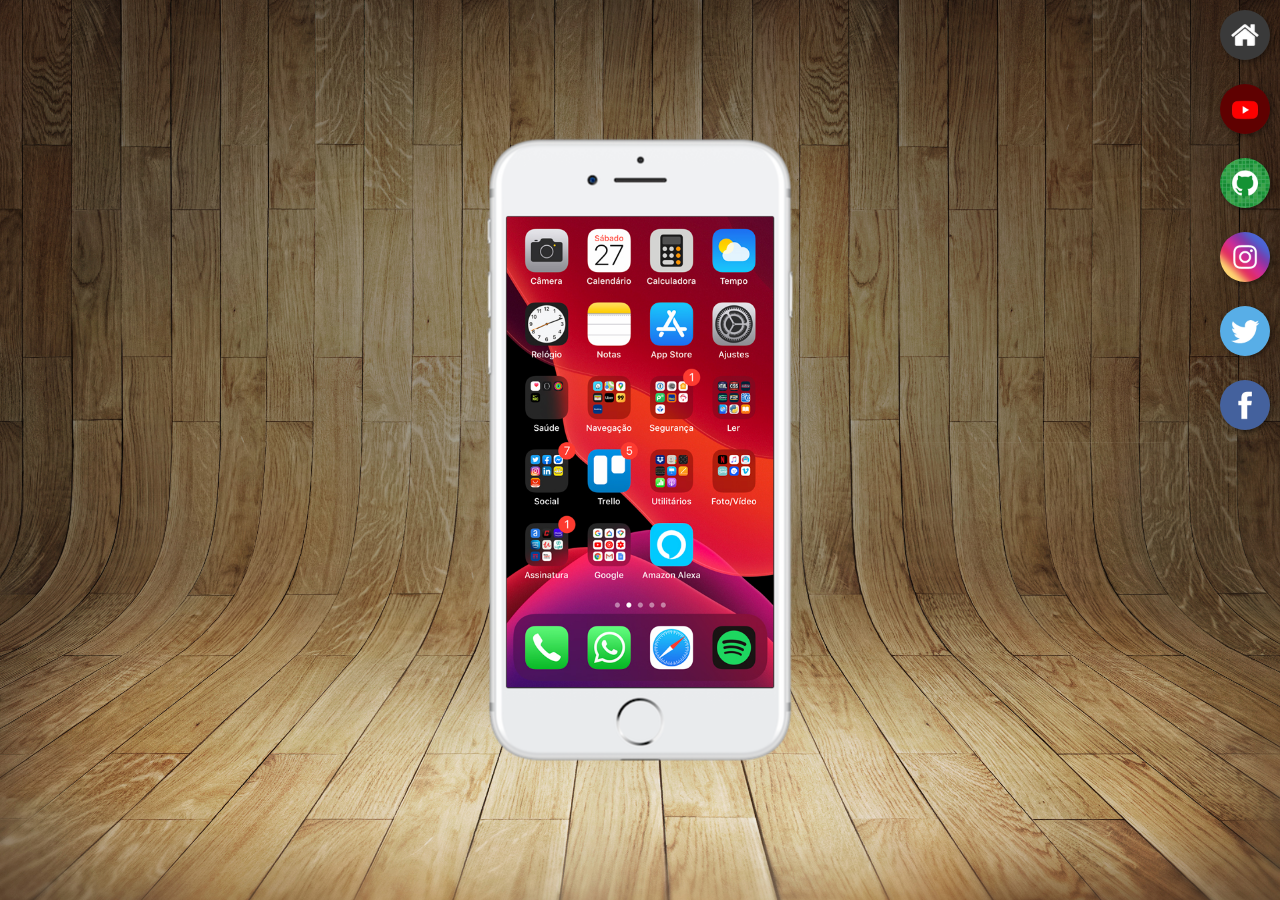
<file: index.html>
<!DOCTYPE html>
<html lang="pt-br">
<head>
    <meta charset="UTF-8">
    <meta http-equiv="X-UA-Compatible" content="IE=edge">
    <meta name="viewport" content="width=device-width, initial-scale=1.0">
    <title>Projeto Social</title>
    <link rel="shortcut icon" href="imagens/favicon.ico" type="image/x-icon">
    <link rel="stylesheet" href="estilos/style.css">
</head>
<body>
    <main>
        <section id="telefone">
            <iframe src="home.html" frameborder="0" name="tela" id="tela">
                Seu navegador nao e compatível com esse recurso
            </iframe>
        </section>
        <section id="redes-sociais">
            <a href="home.html" target="tela"><img src="imagens/logo-home.jpg" alt="home"></a><br>
            <a href="youtube.html" target="tela"><img src="imagens/logo-youtube.jpg" alt="youtube"></a><br>
            <a href="github.html" target="tela"><img src="imagens/logo-github.jpg" alt="github"></a><br>
            <a href="instagram.html" target="tela"><img src="imagens/logo-instagram.jpg" alt="instagram"></a><br>
            <a href="twitter.html" target="tela"><img src="imagens/logo-twitter.jpg" alt="twitter"></a><br>
            <a href="facebook.html" target="tela"><img src="imagens/logo-facebook.jpg" alt="facebook"></a>
        </section>
    </main>
</body>
</html>
</file>
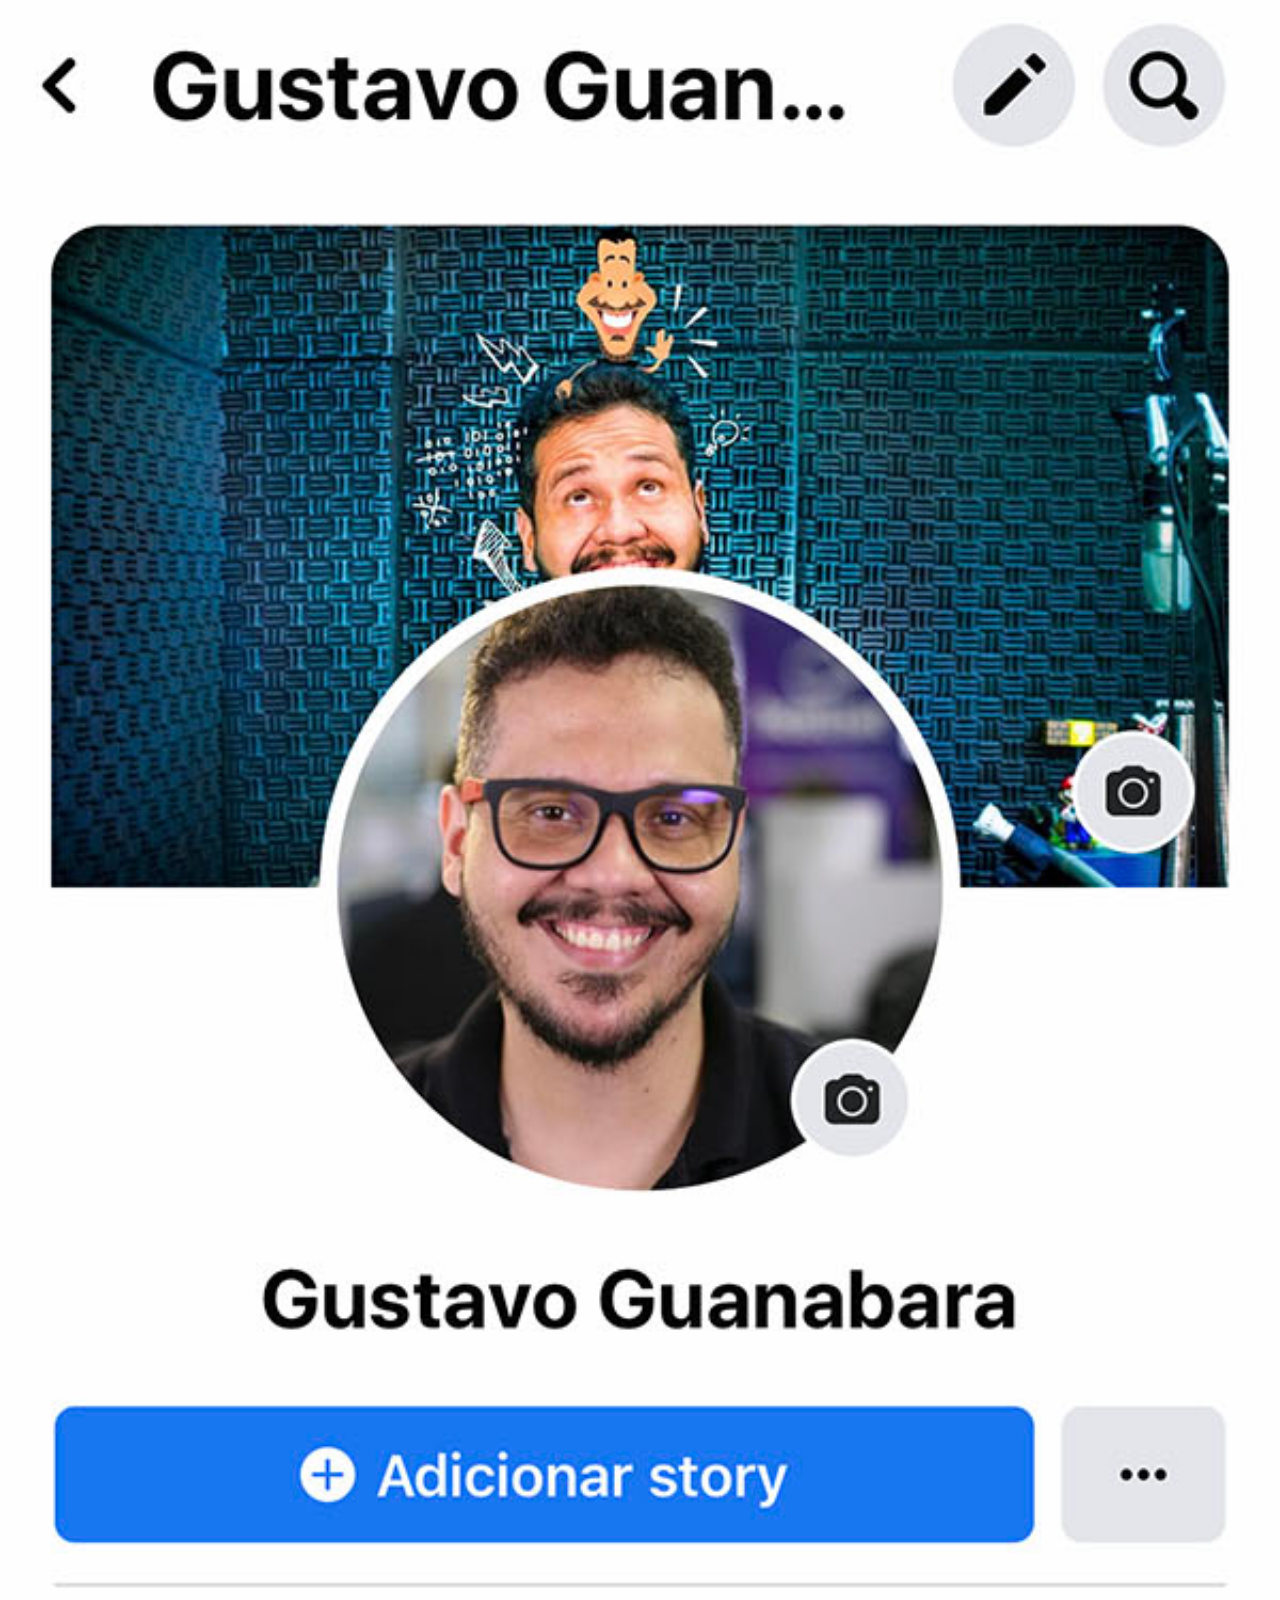
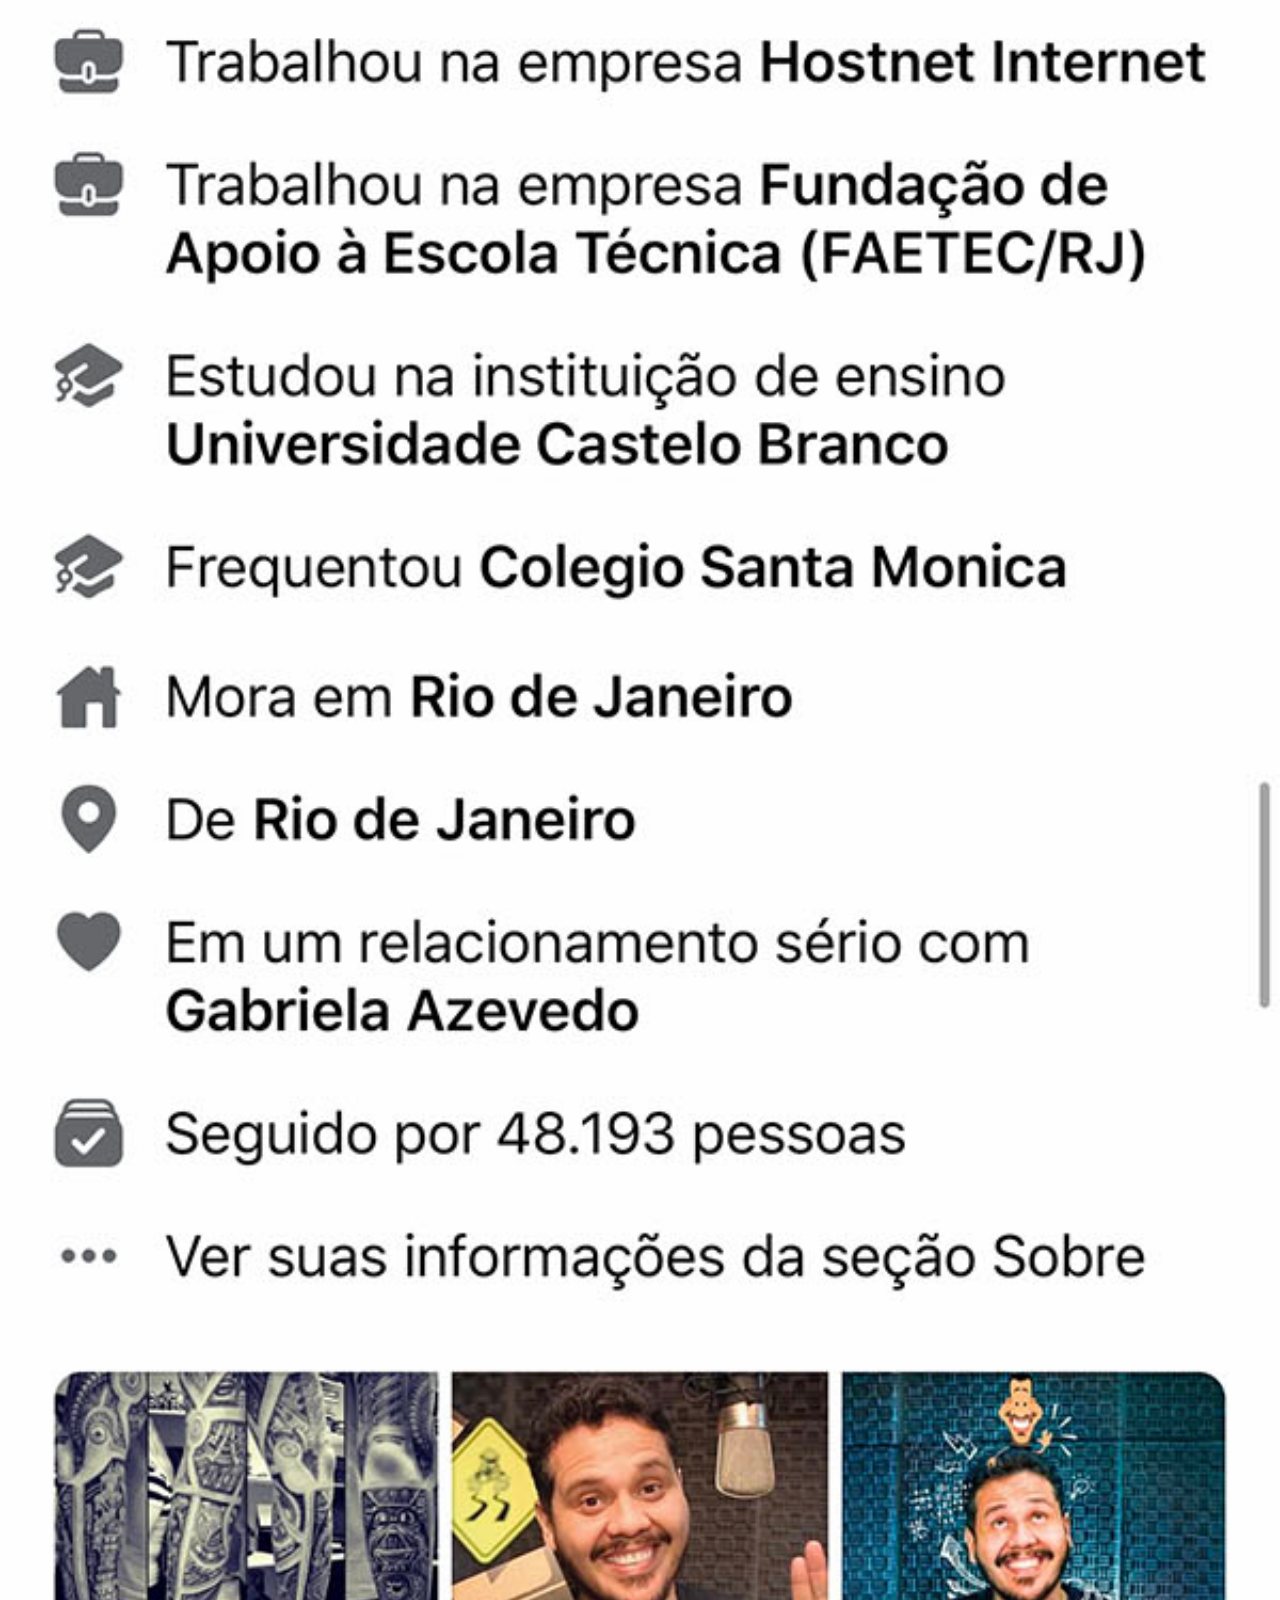
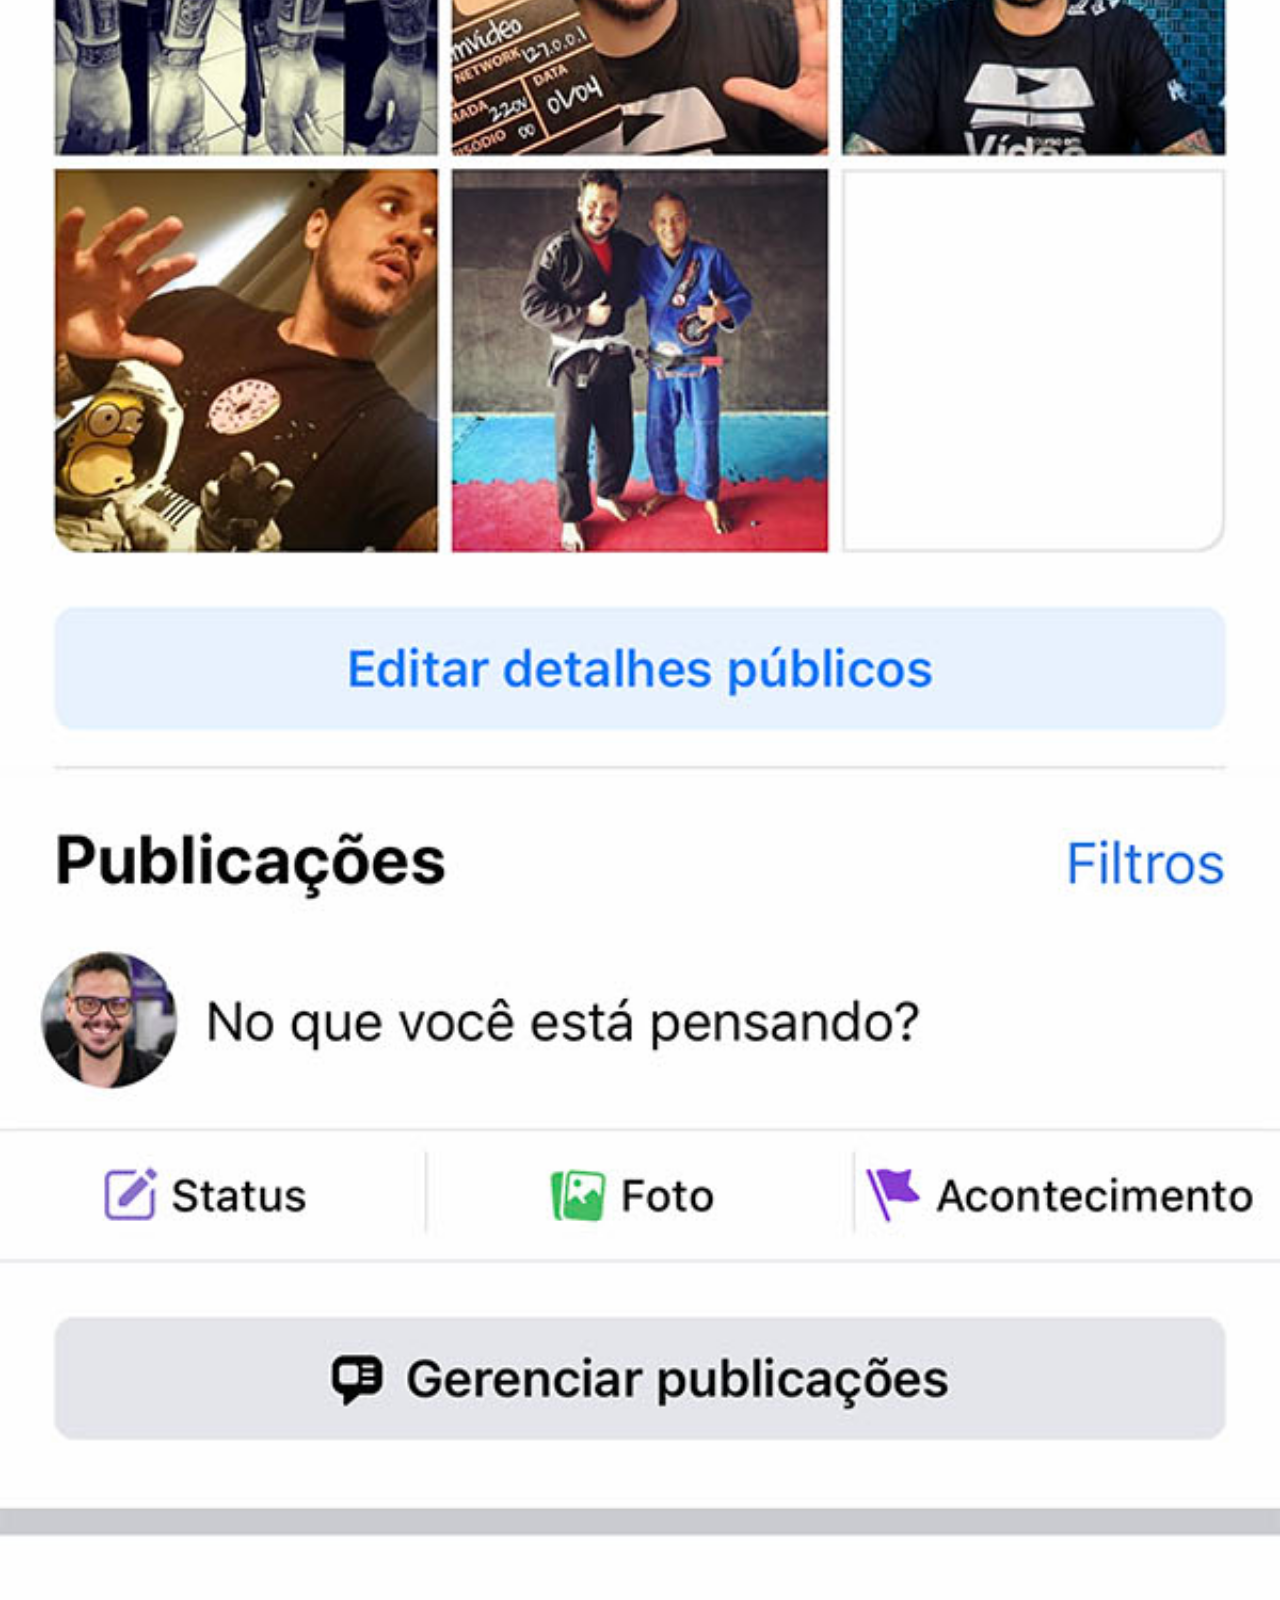
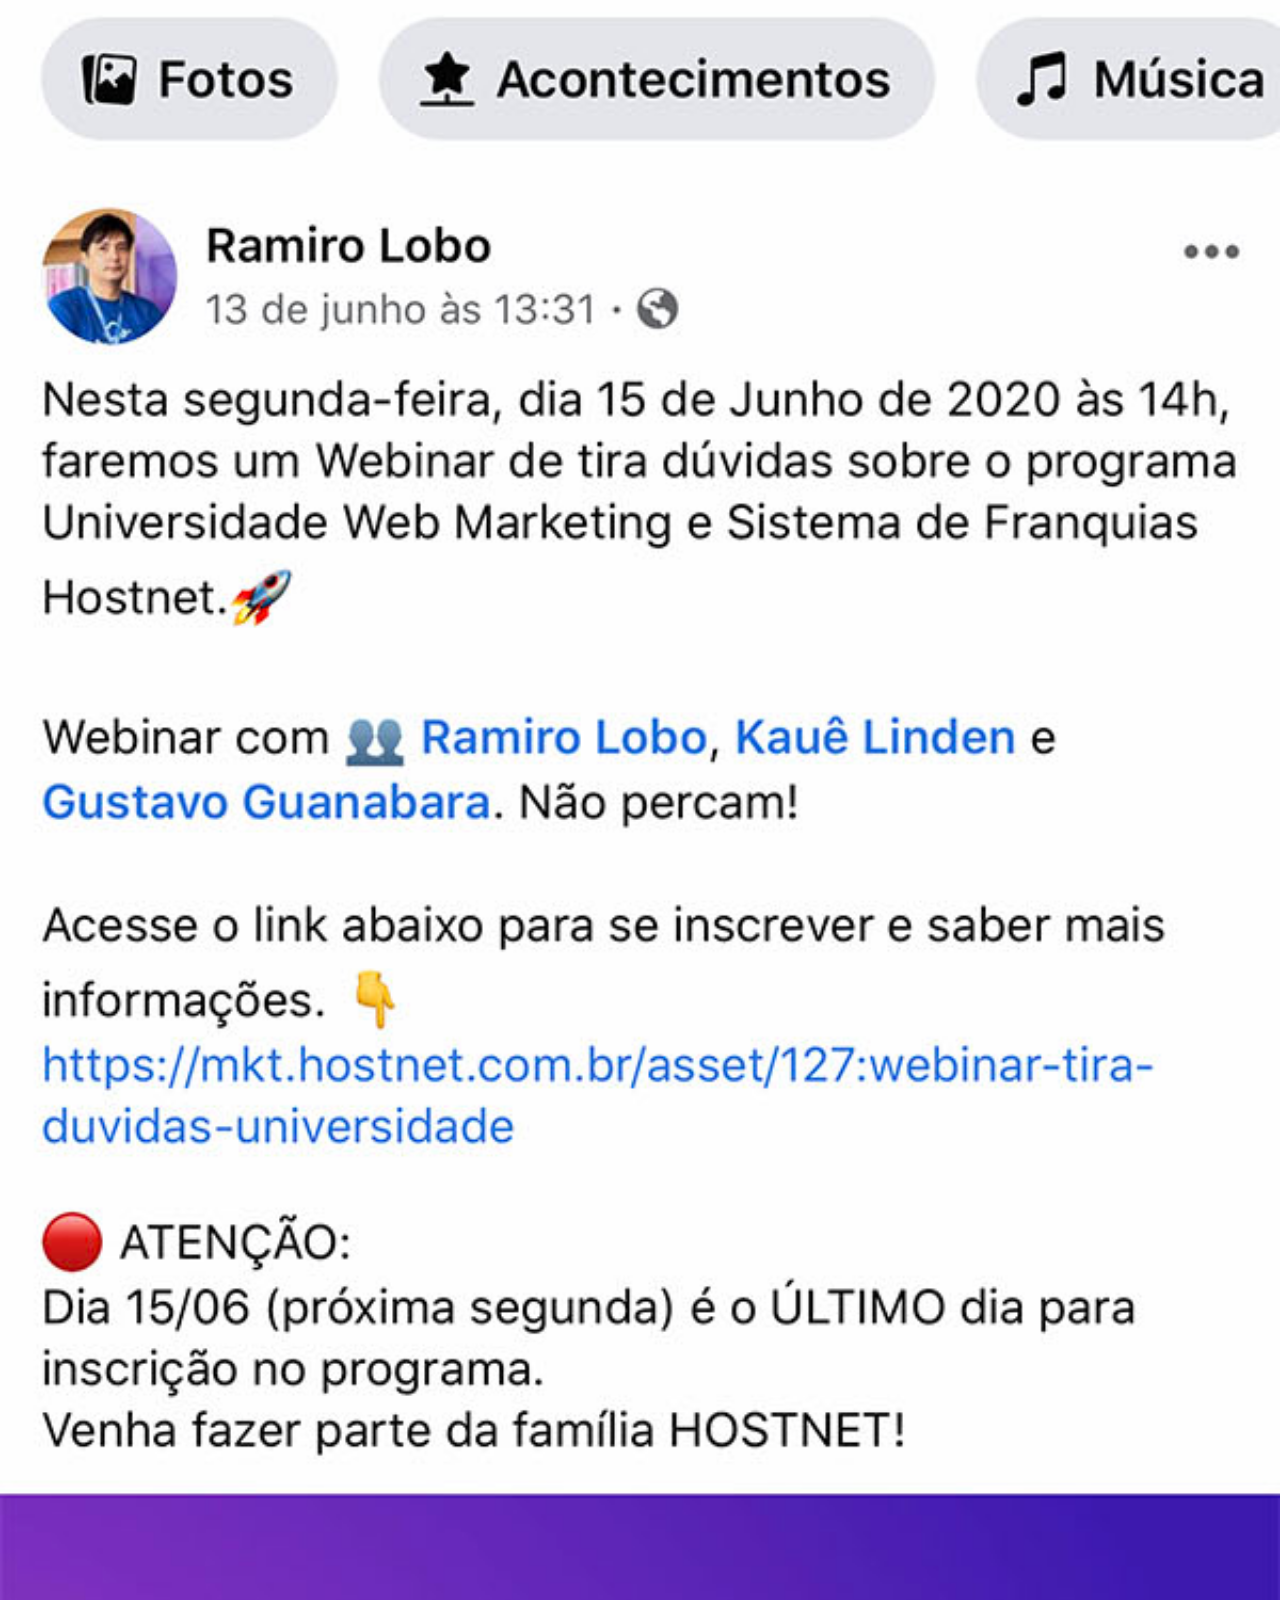
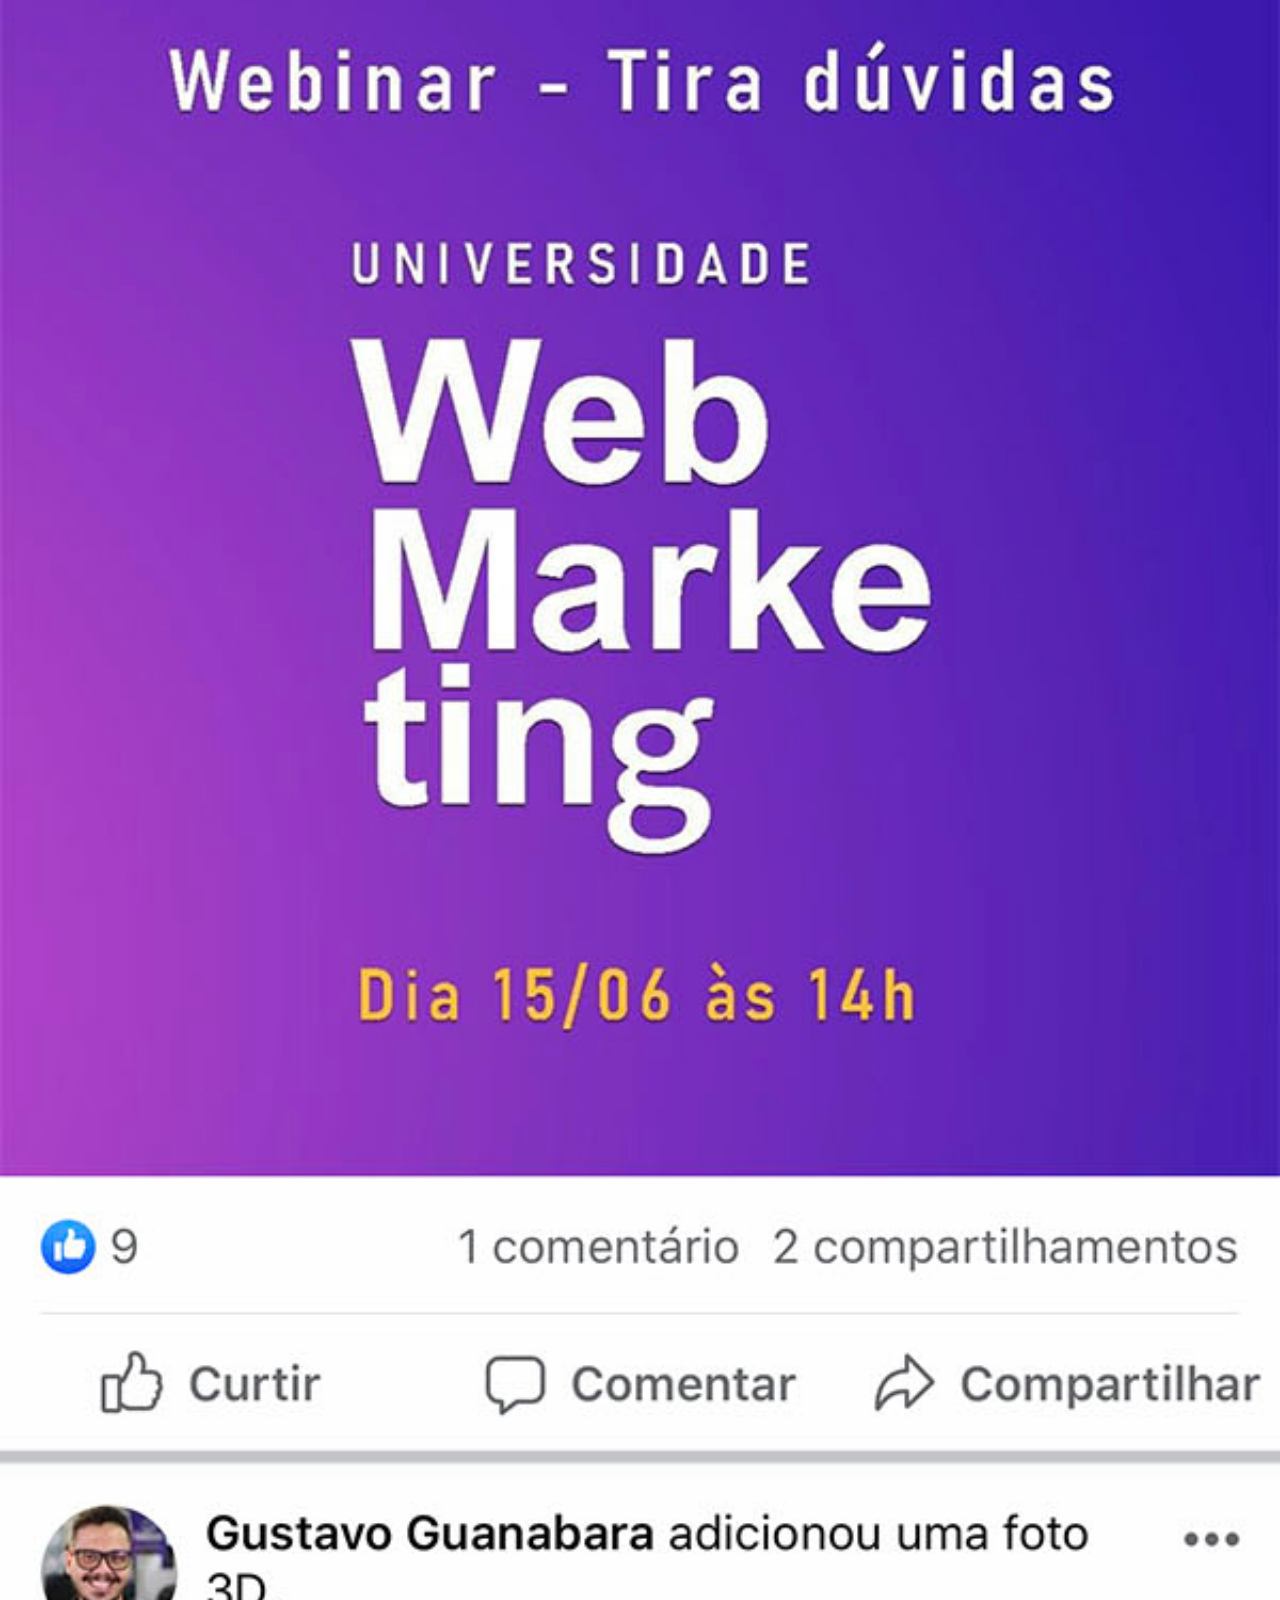
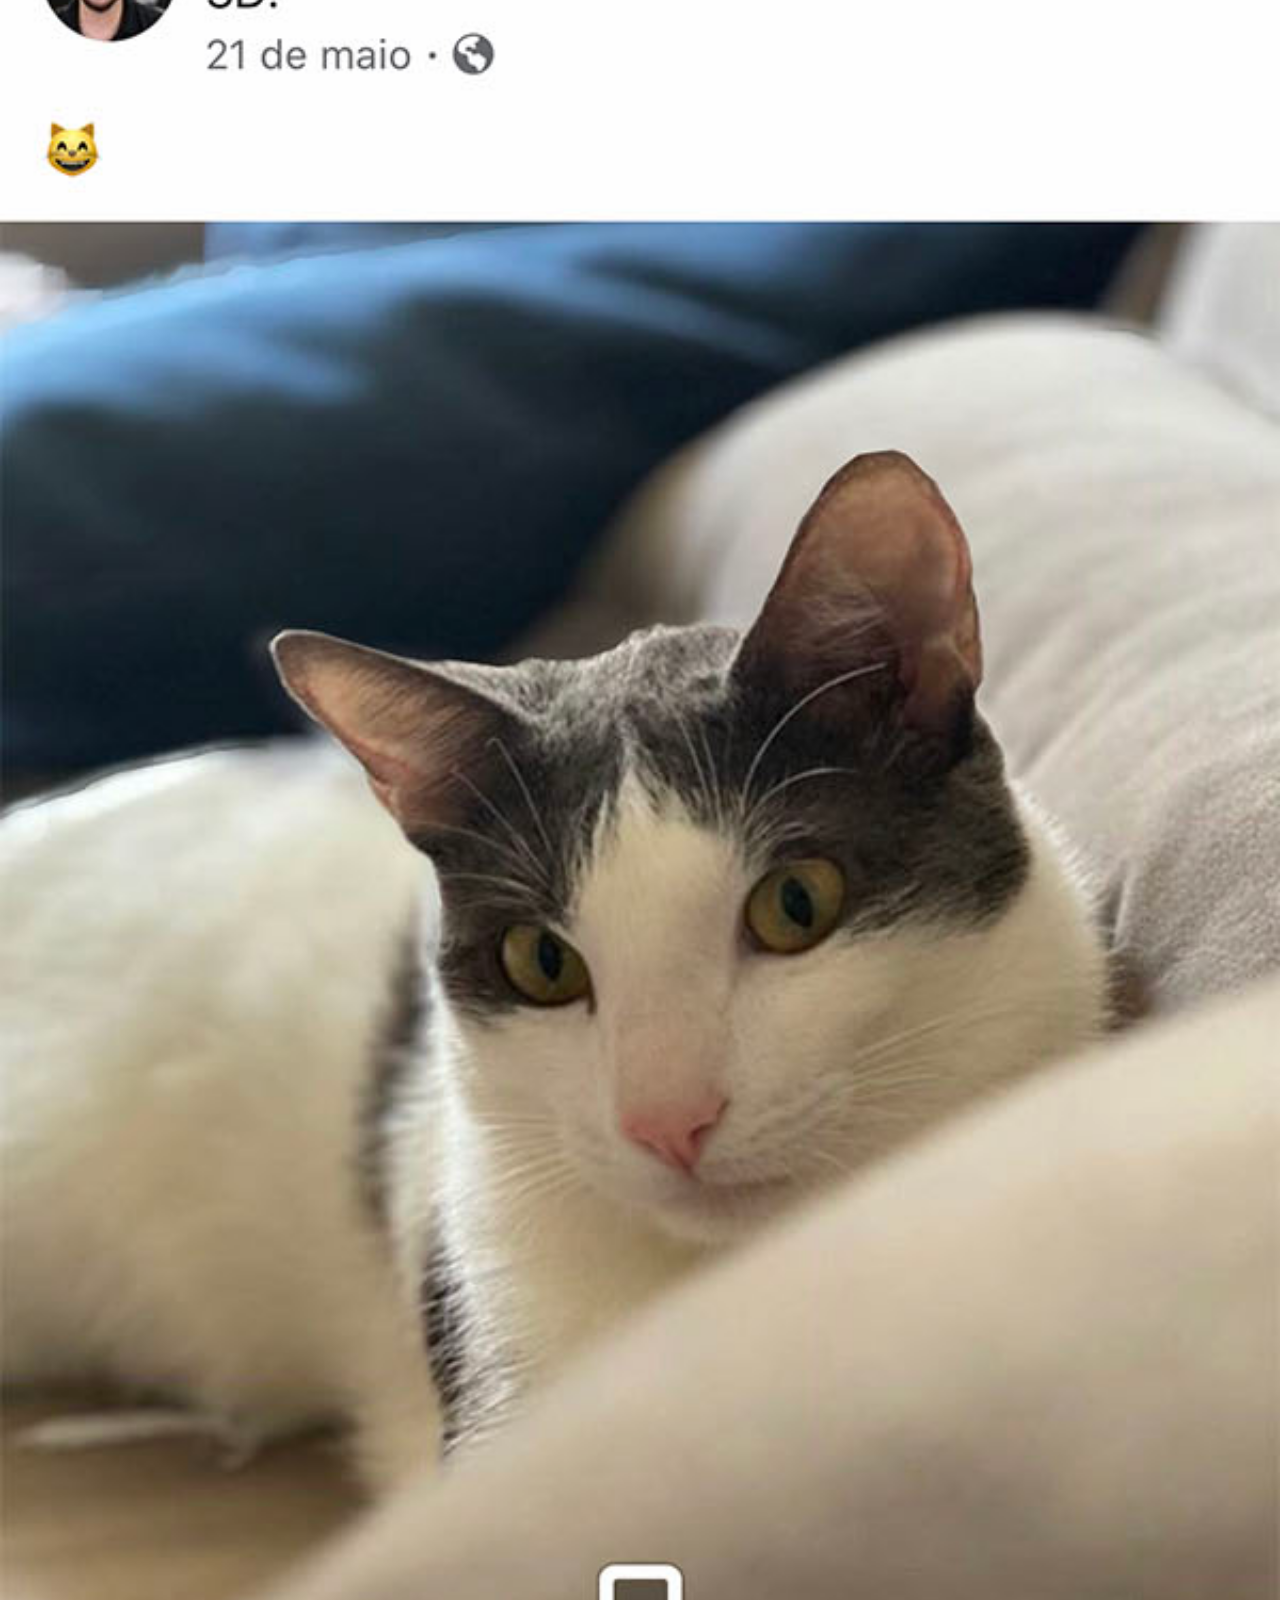
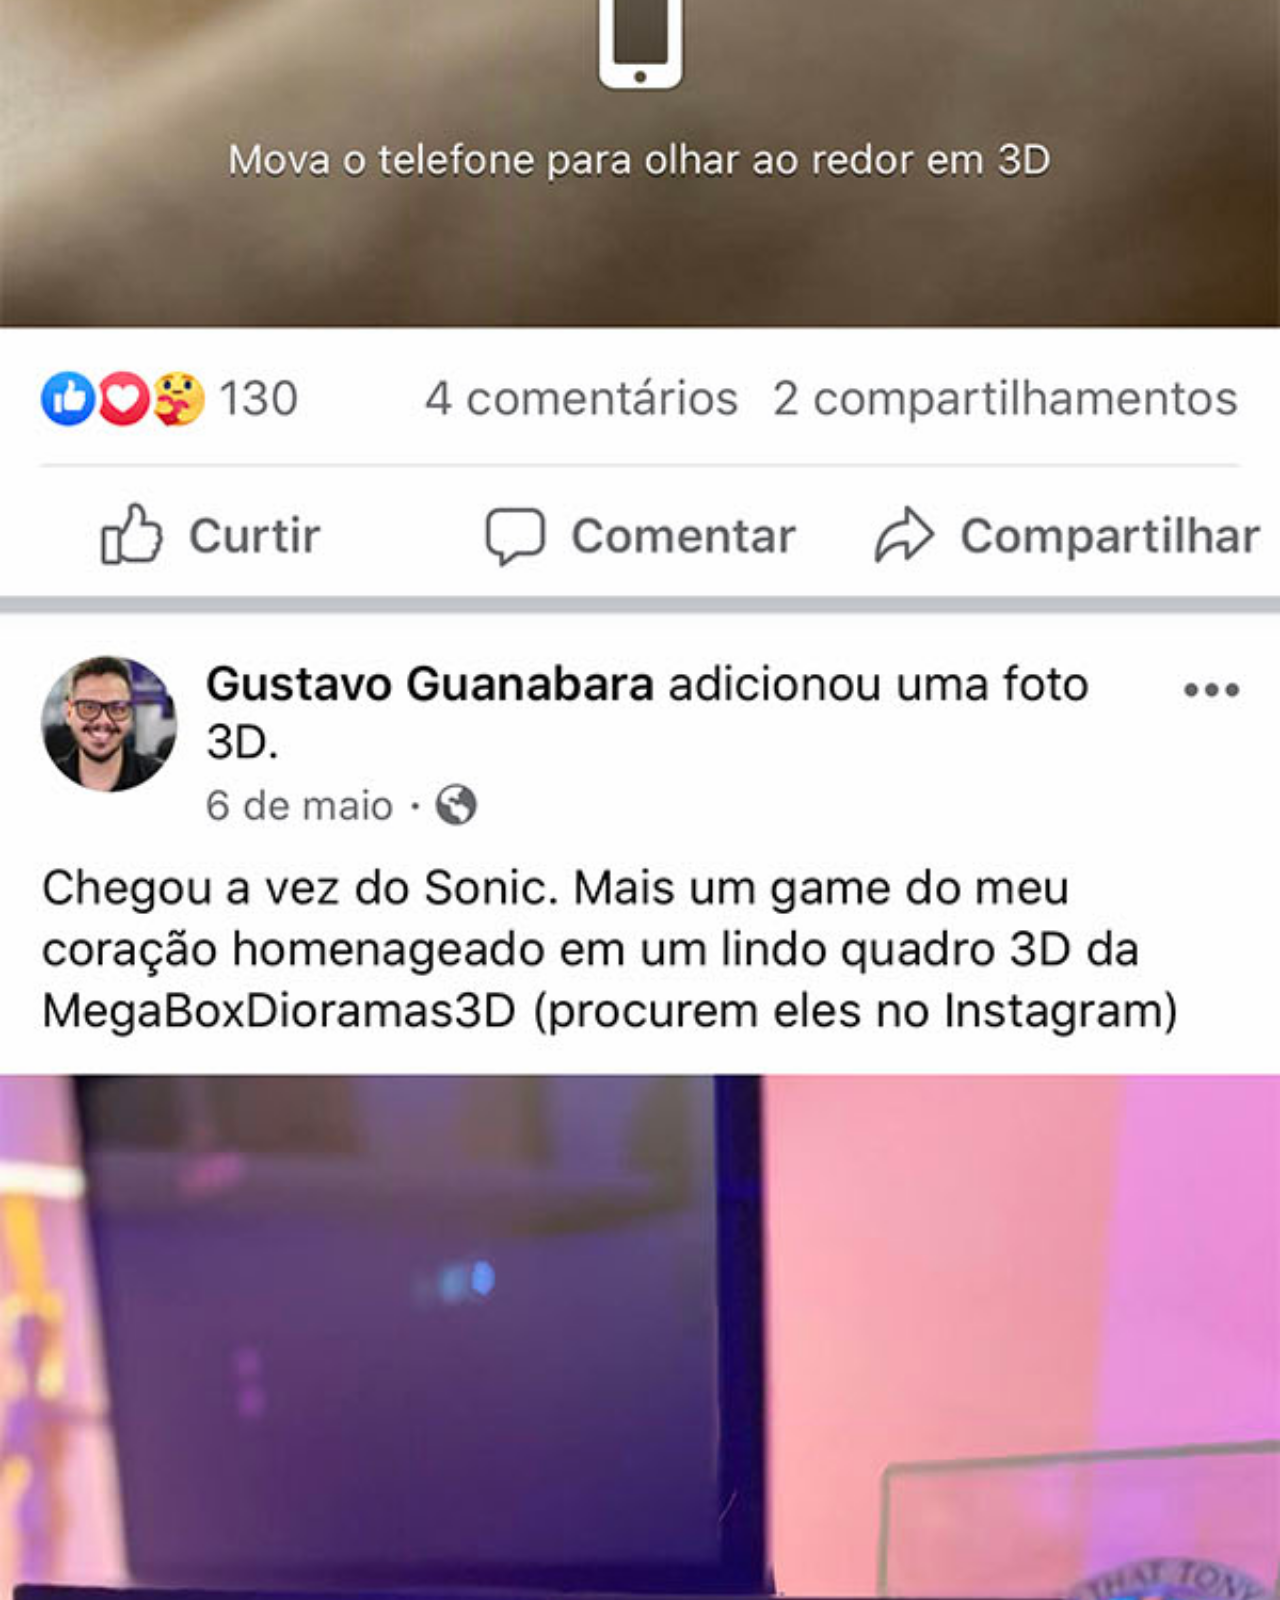
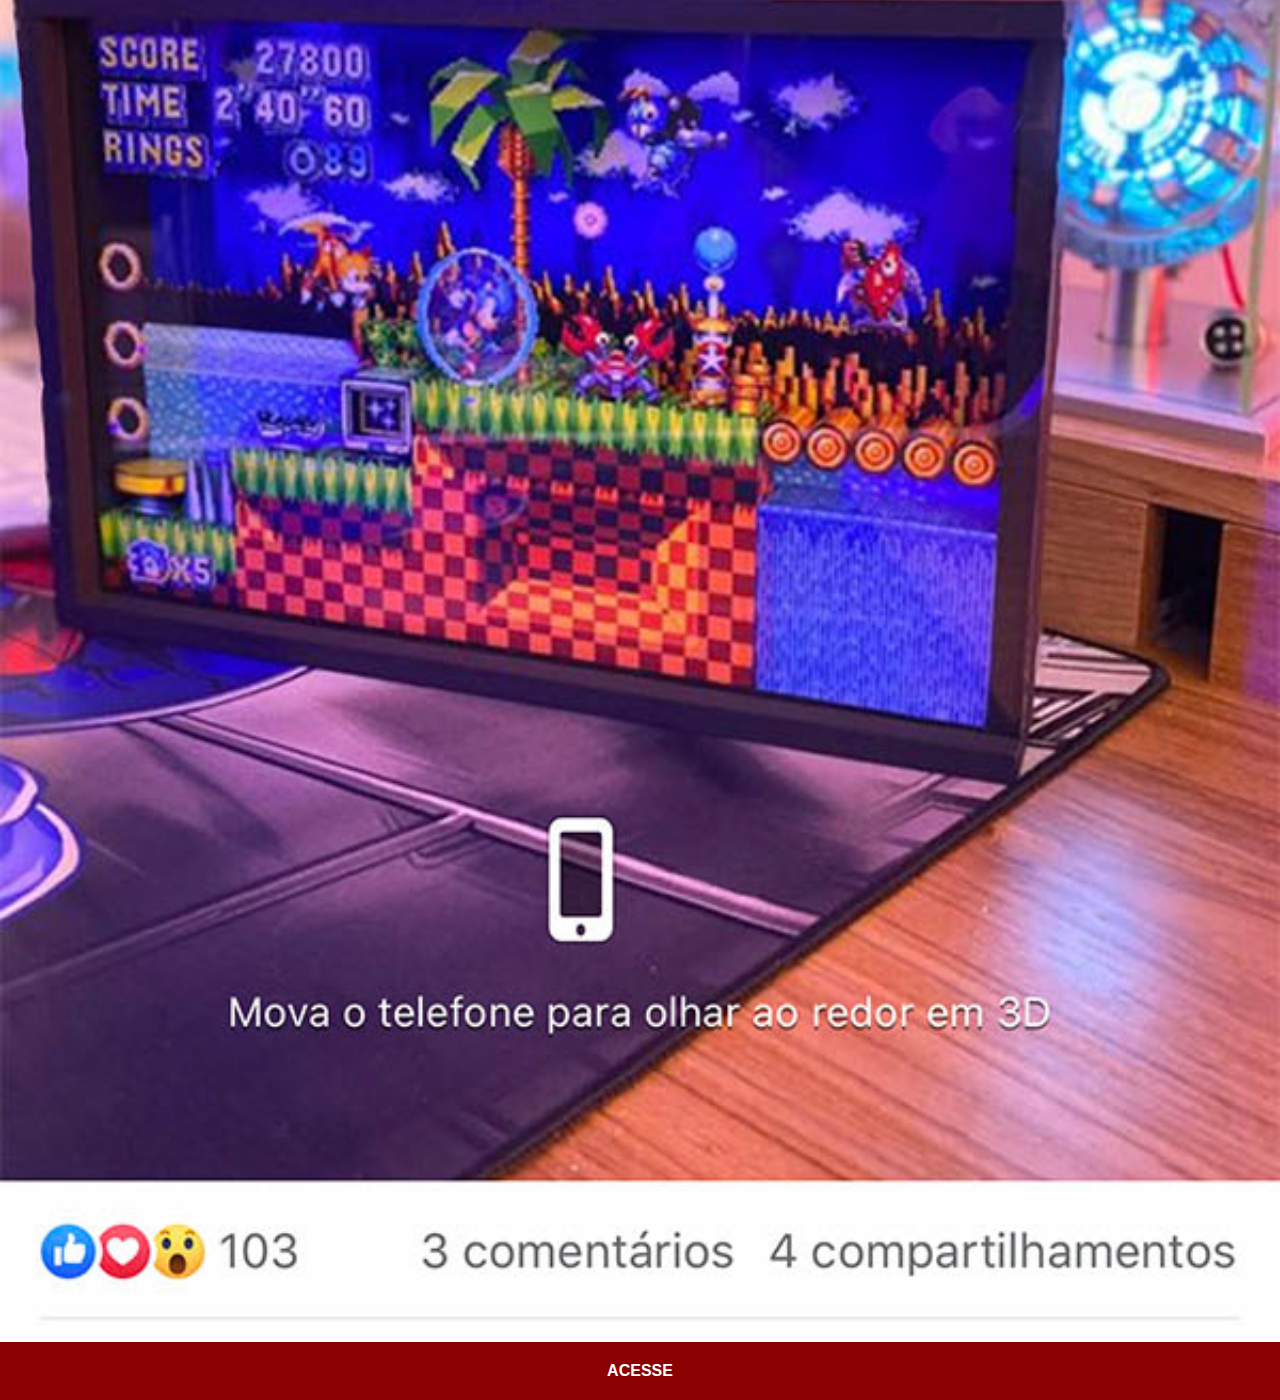
<file: facebook.html>
<!DOCTYPE html>
<html lang="pt-br">
<head>
    <meta charset="UTF-8">
    <meta http-equiv="X-UA-Compatible" content="IE=edge">
    <meta name="viewport" content="width=device-width, initial-scale=1.0">
    <title>Document</title>
    <link rel="stylesheet" href="estilos/social.css">
</head>
<body>
    <img src="imagens/tela-facebook.jpg" alt="tela-facebook">
    <a href="https://www.facebook.com/gustavoguanabara/" target="_blank">ACESSE</a>
</body>
</html>
</file>
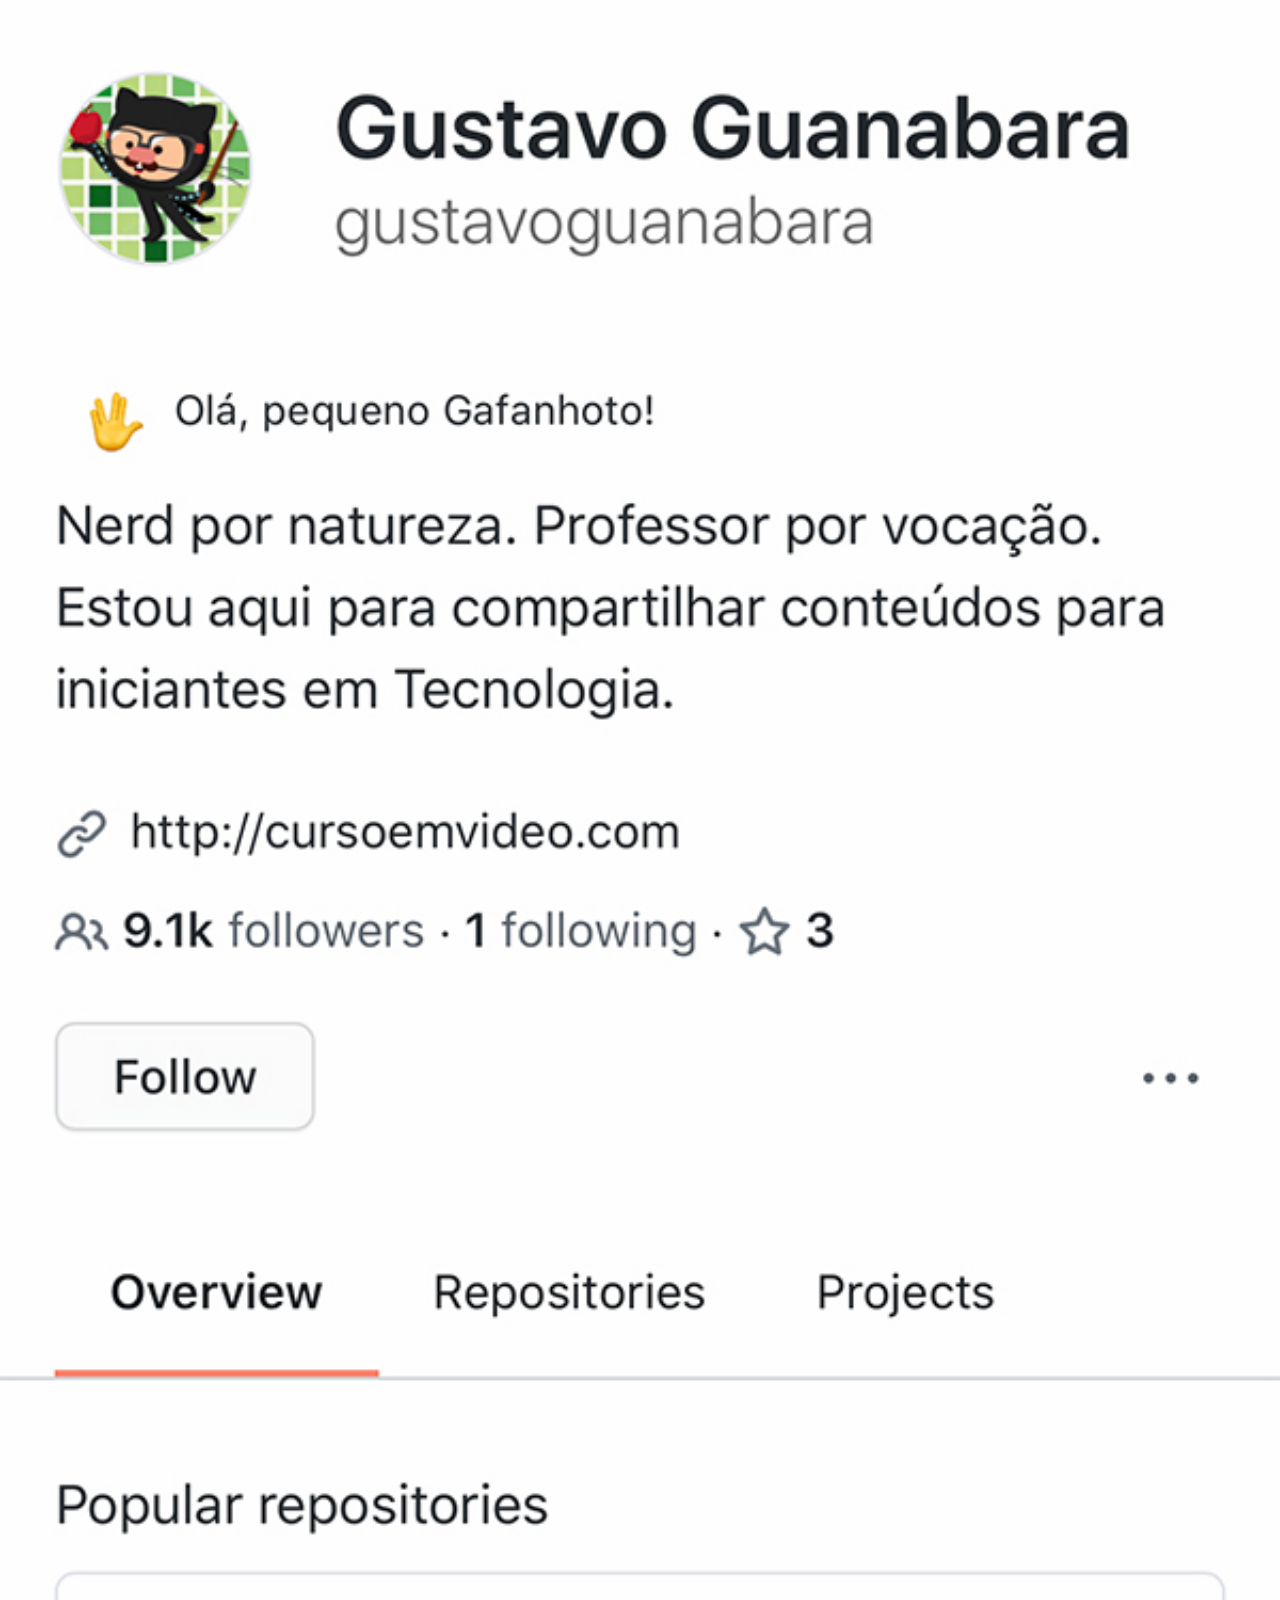
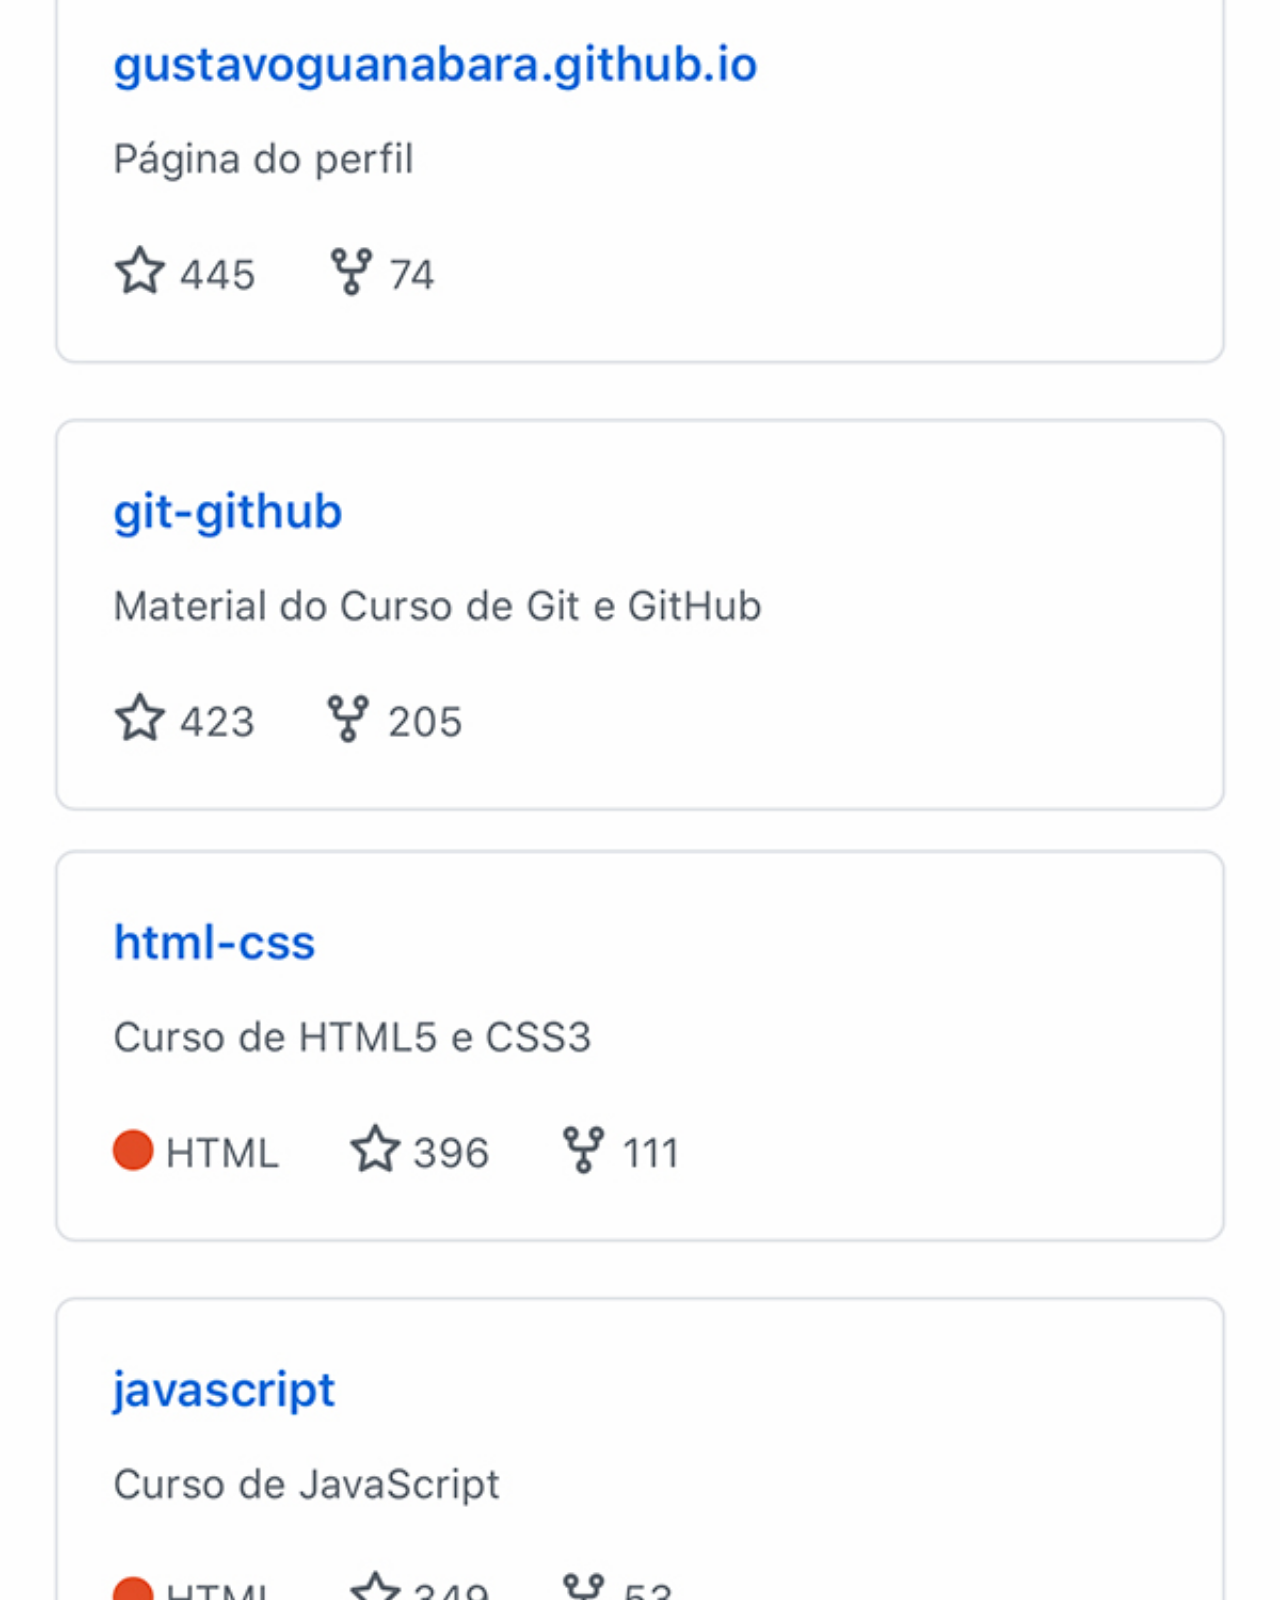
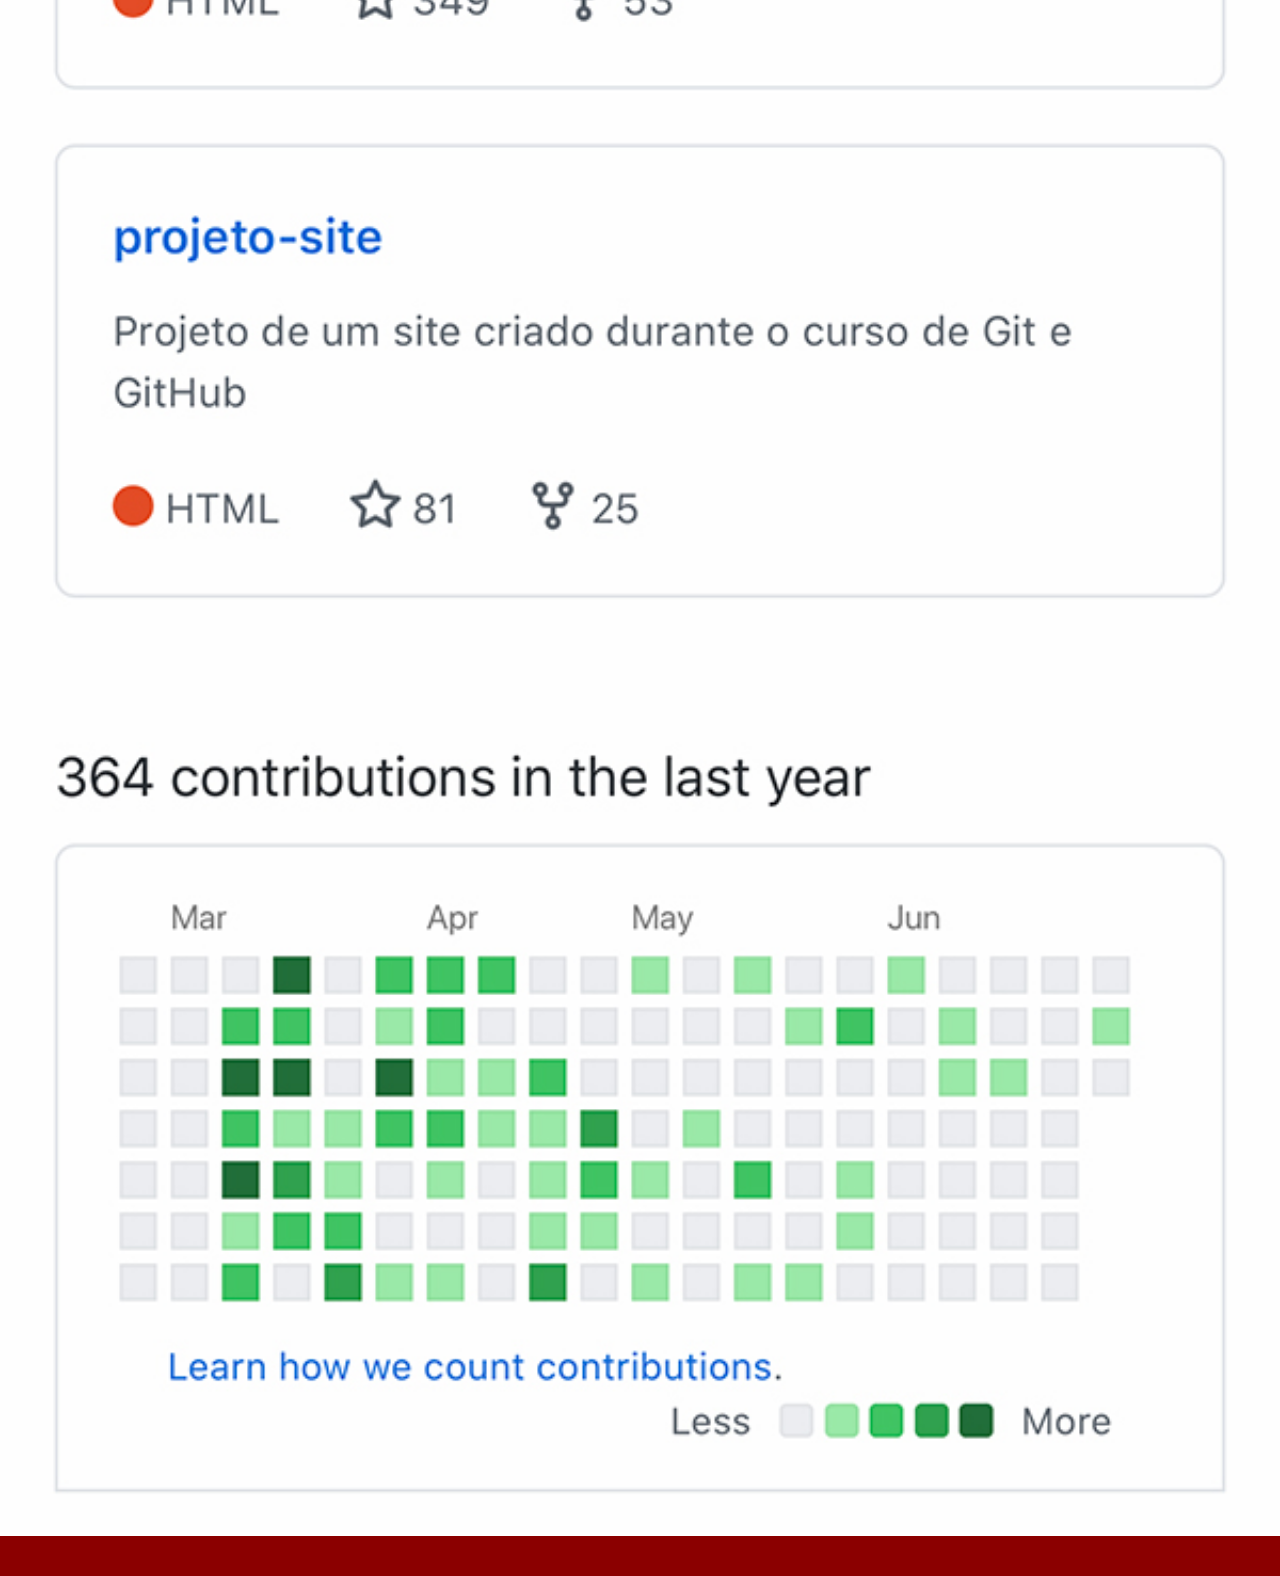
<file: github.html>
<!DOCTYPE html>
<html lang="pt-br">
<head>
    <meta charset="UTF-8">
    <meta http-equiv="X-UA-Compatible" content="IE=edge">
    <meta name="viewport" content="width=device-width, initial-scale=1.0">
    <title>Document</title>
    <link rel="stylesheet" href="estilos/social.css">
</head>
<body>
    <img src="imagens/tela-github.jpg" alt="github">
    <a href="https://github.com/gustavoguanara"></a>
</body>
</html>
</file>
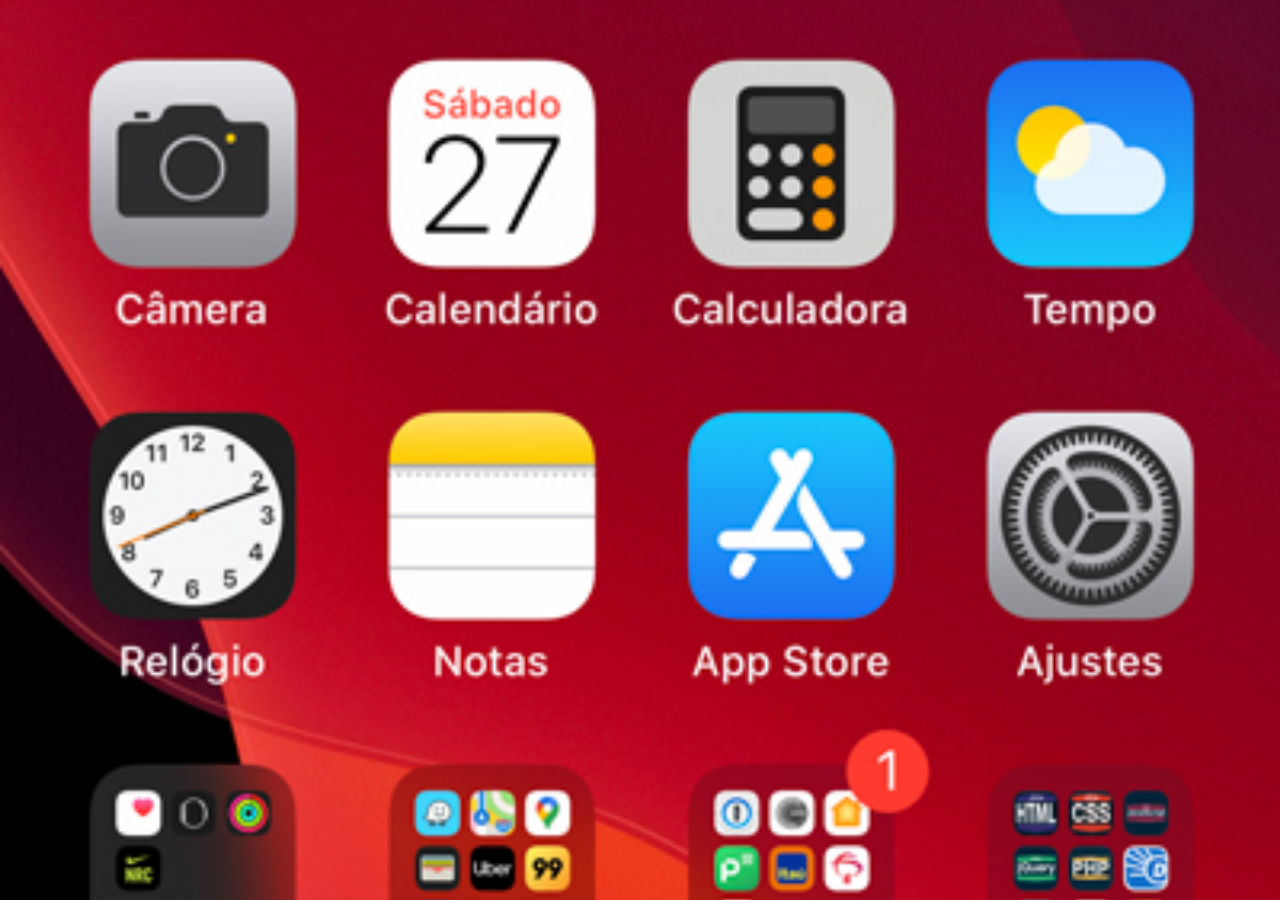
<file: home.html>
<!DOCTYPE html>
<html lang="pt-br">
<head>
    <meta charset="UTF-8">
    <meta http-equiv="X-UA-Compatible" content="IE=edge">
    <meta name="viewport" content="width=device-width, initial-scale=1.0">
    <title>Home</title>
</head>
<style>
    * {
        margin: 0px;
        padding: 0px;
    }

    body {
        width: 100vw;
        height: 100vh;
        background: black url(imagens/tela-home.jpg) no-repeat top center;
        background-size: cover;
    }
</style>
<body>
    
</body>
</html>
</file>
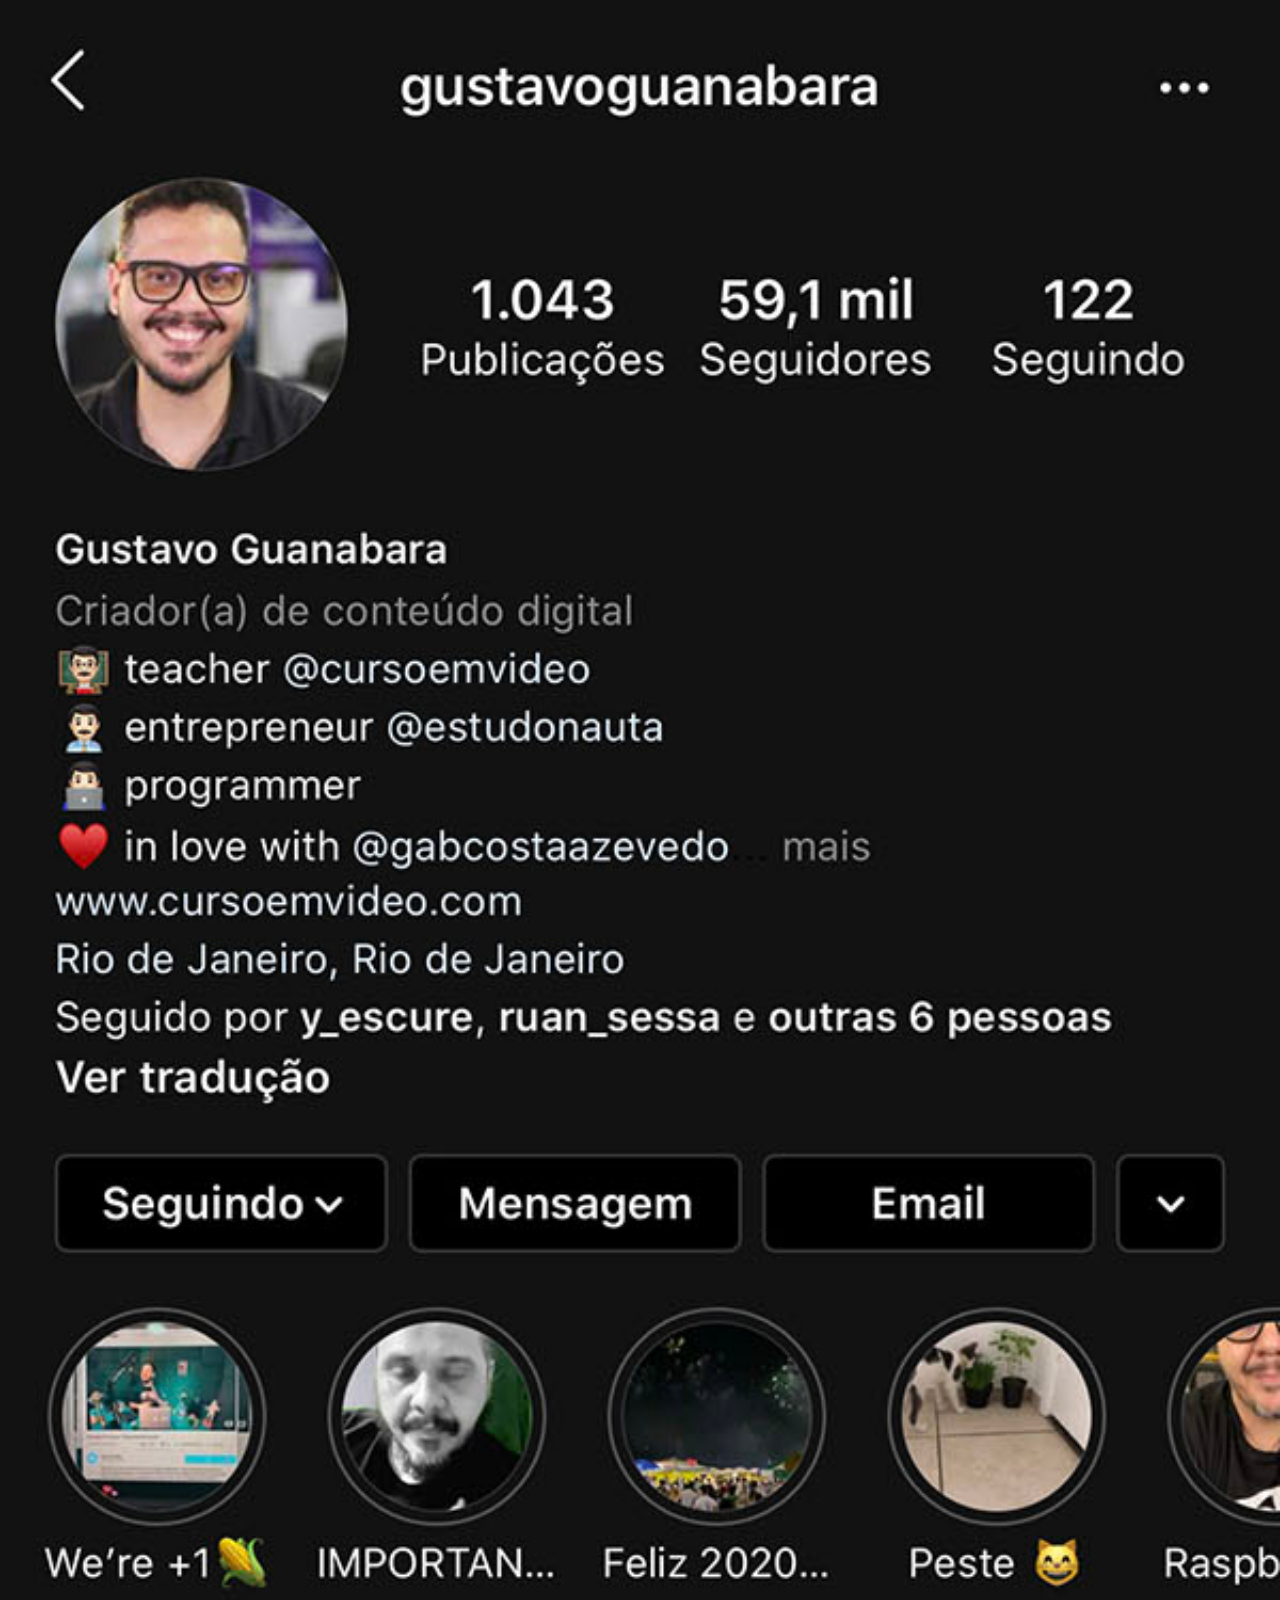
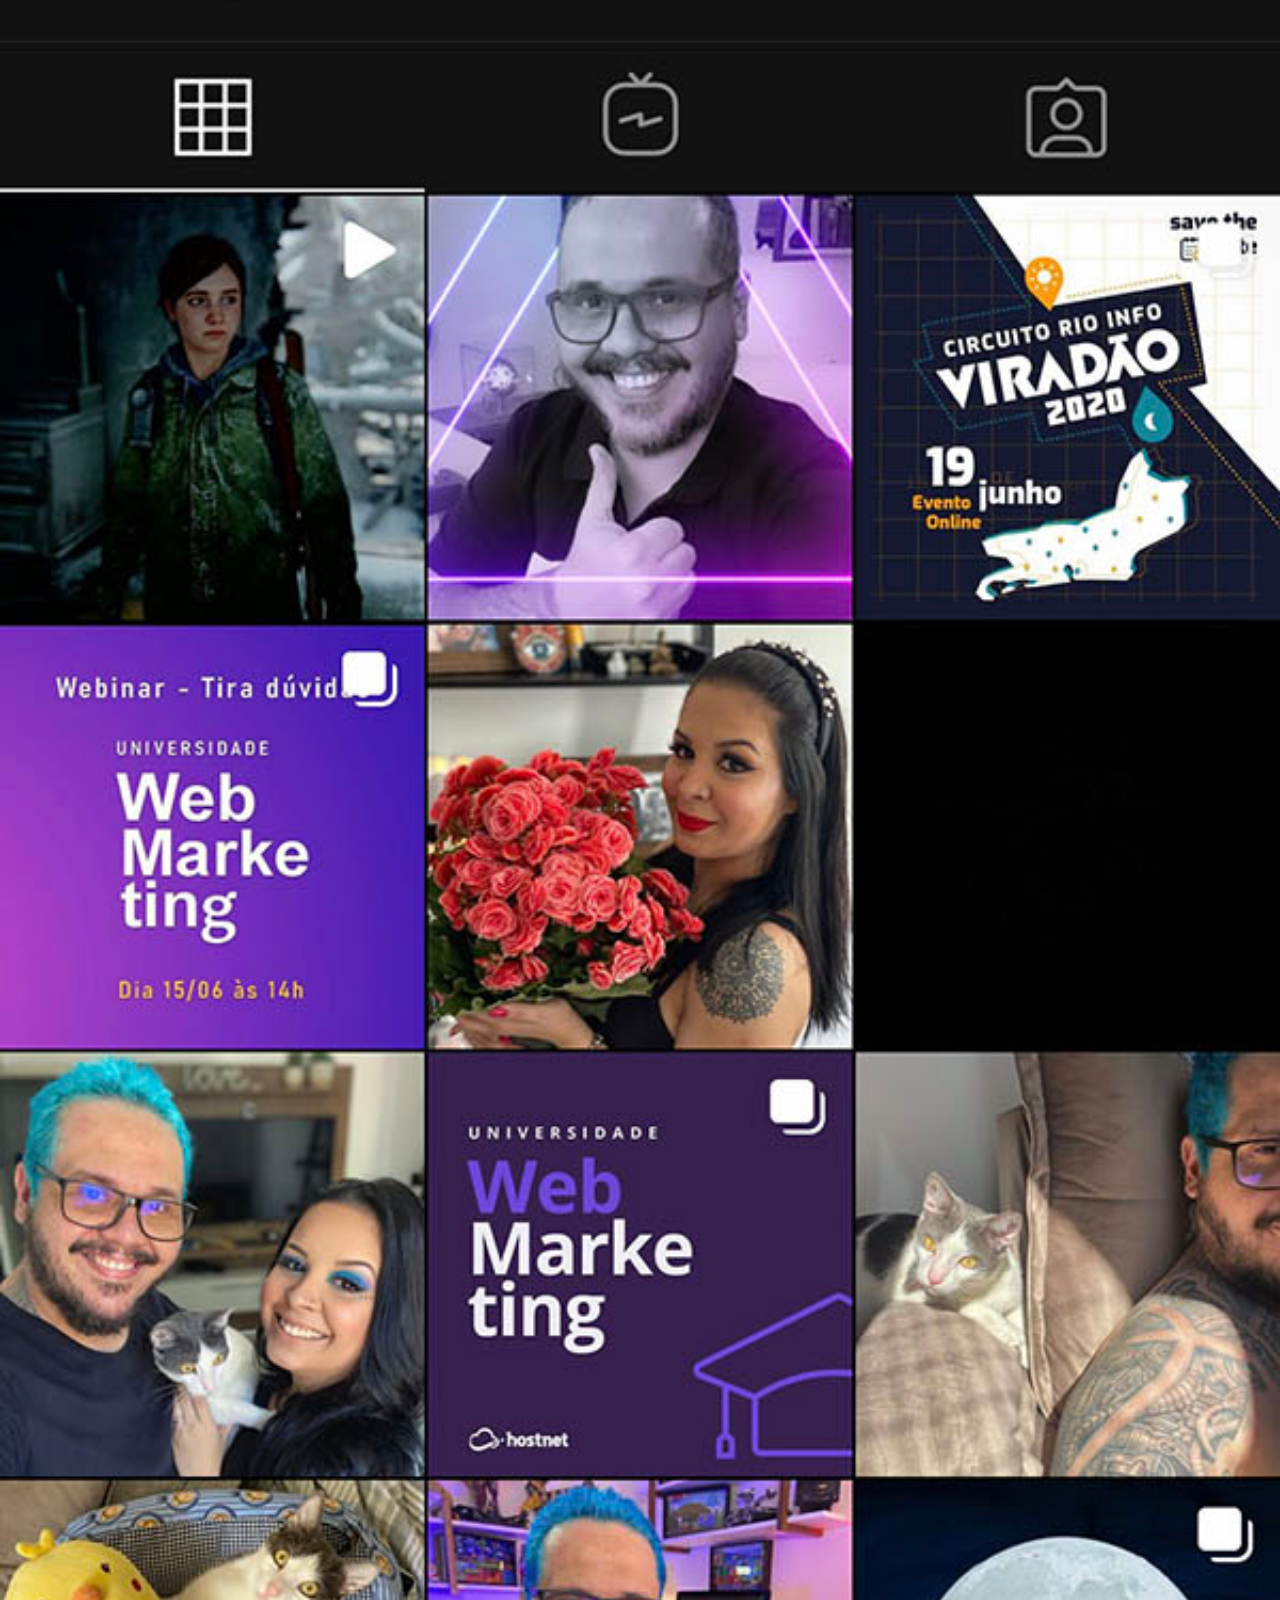
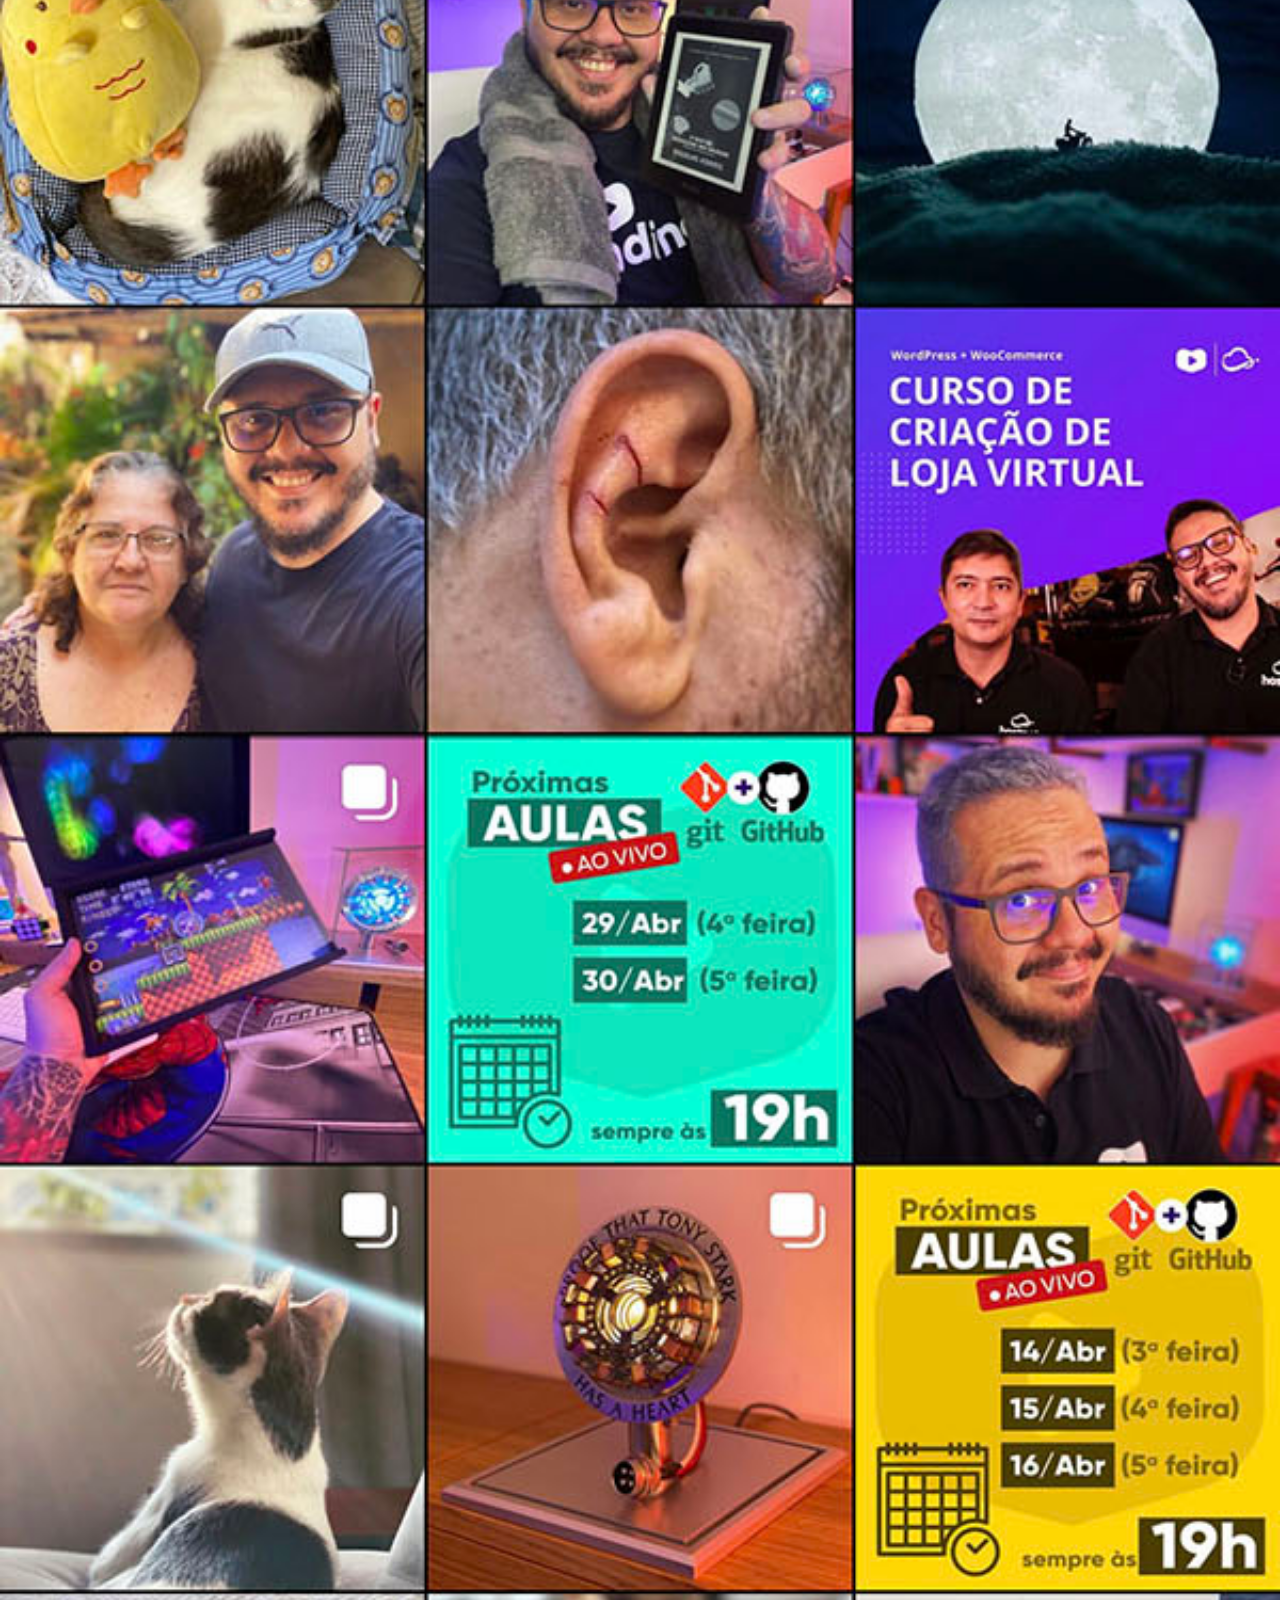
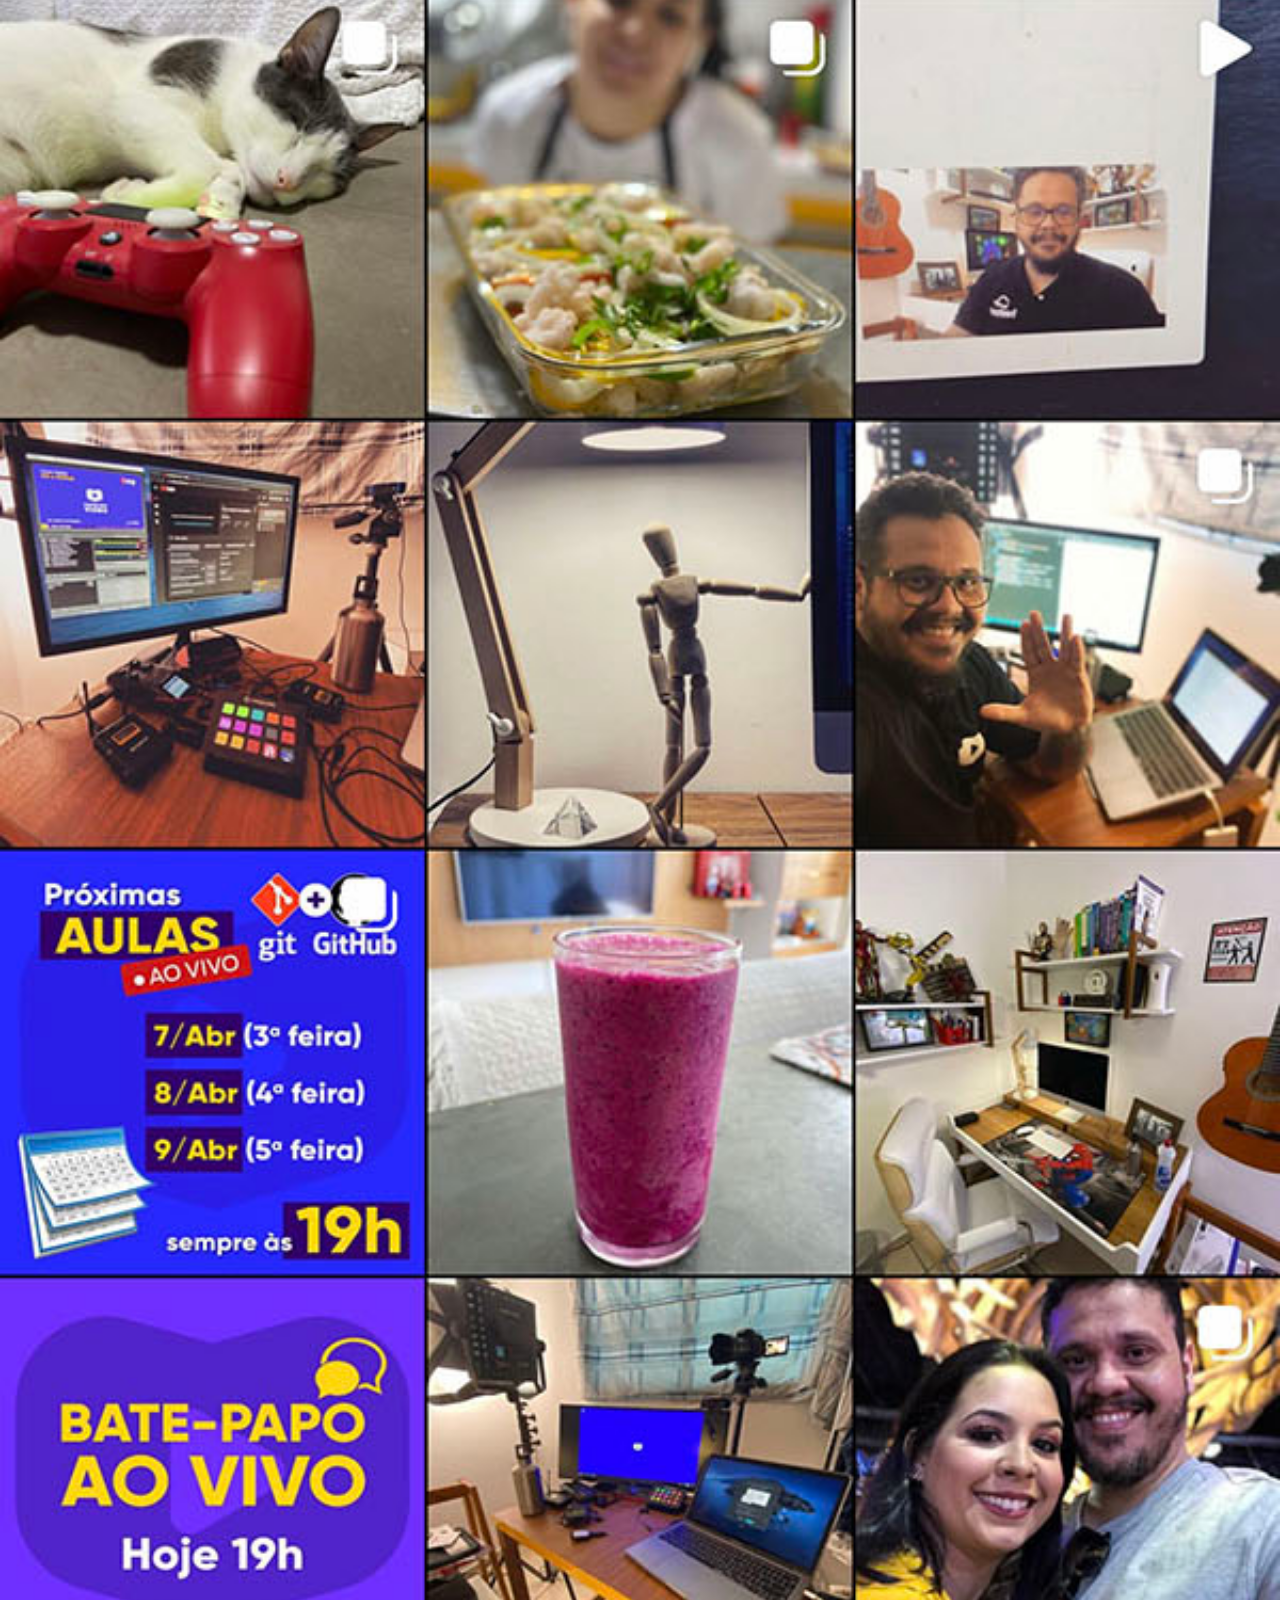
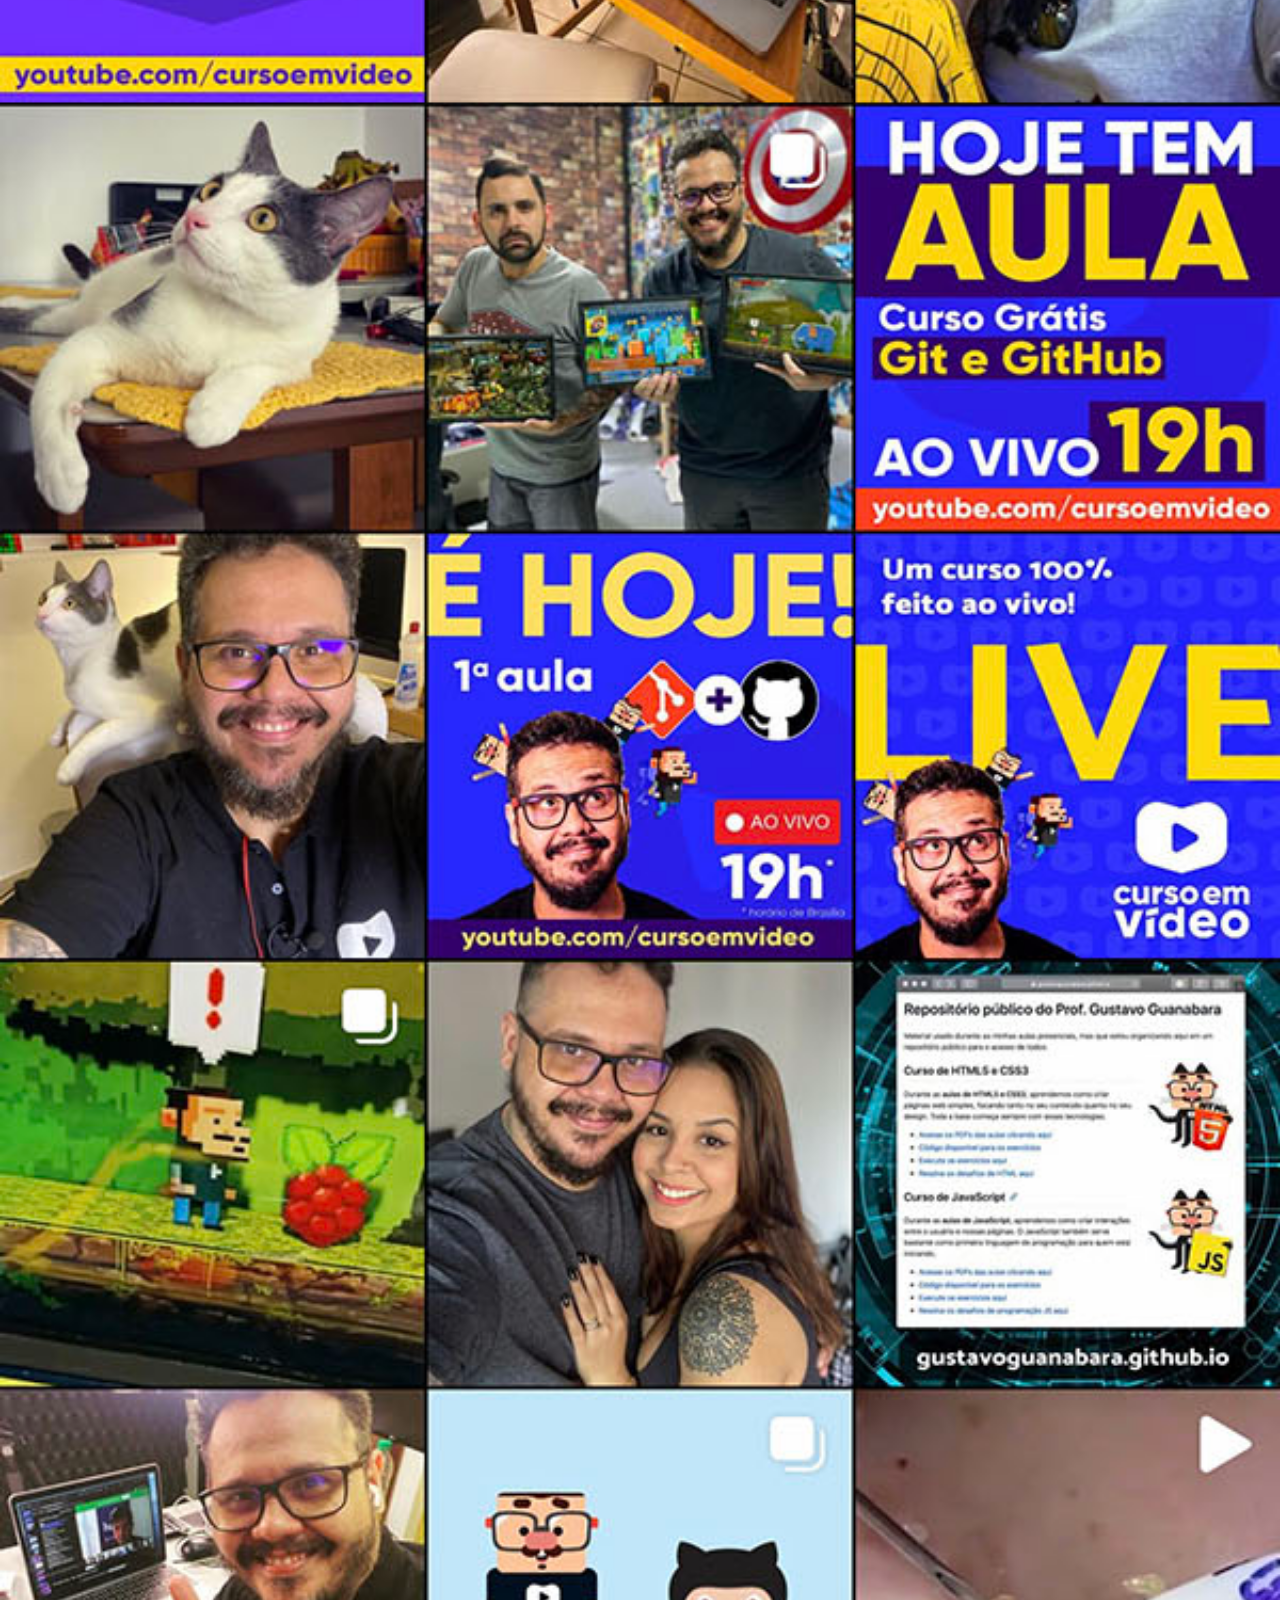
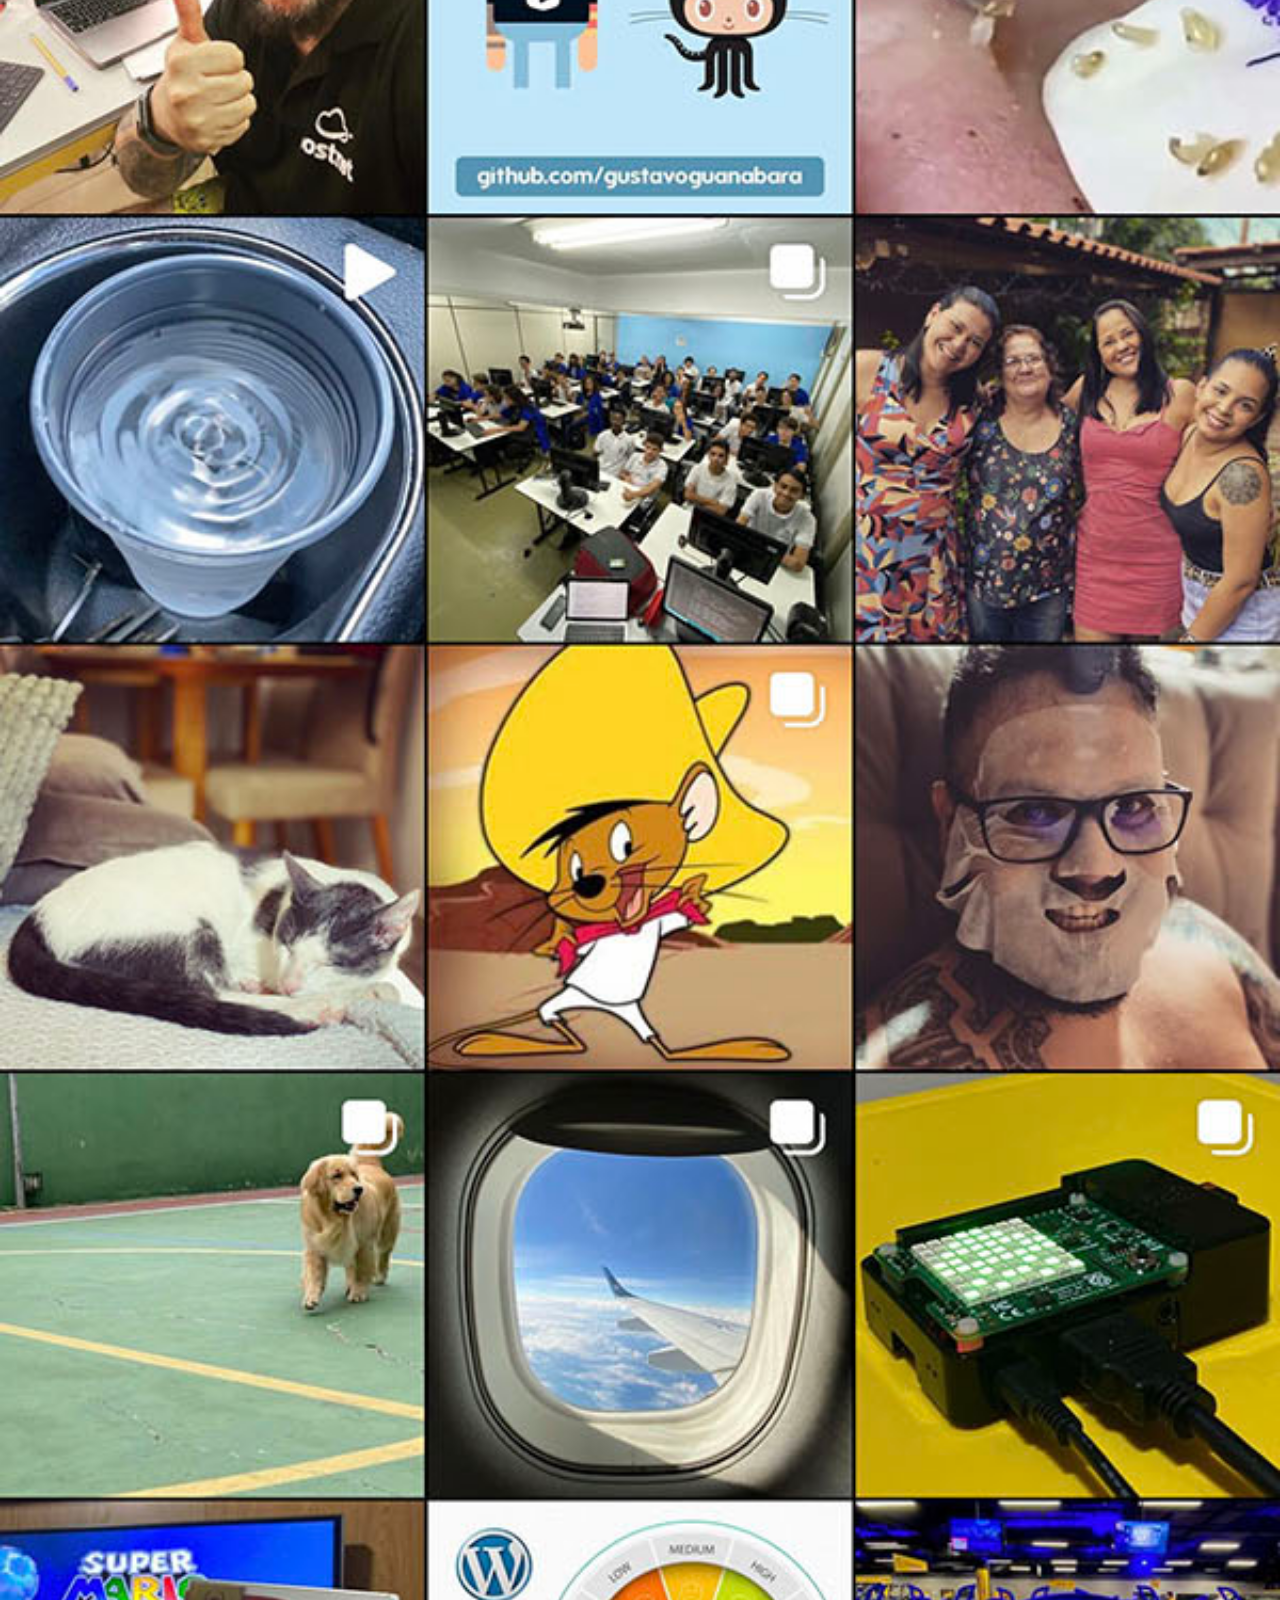
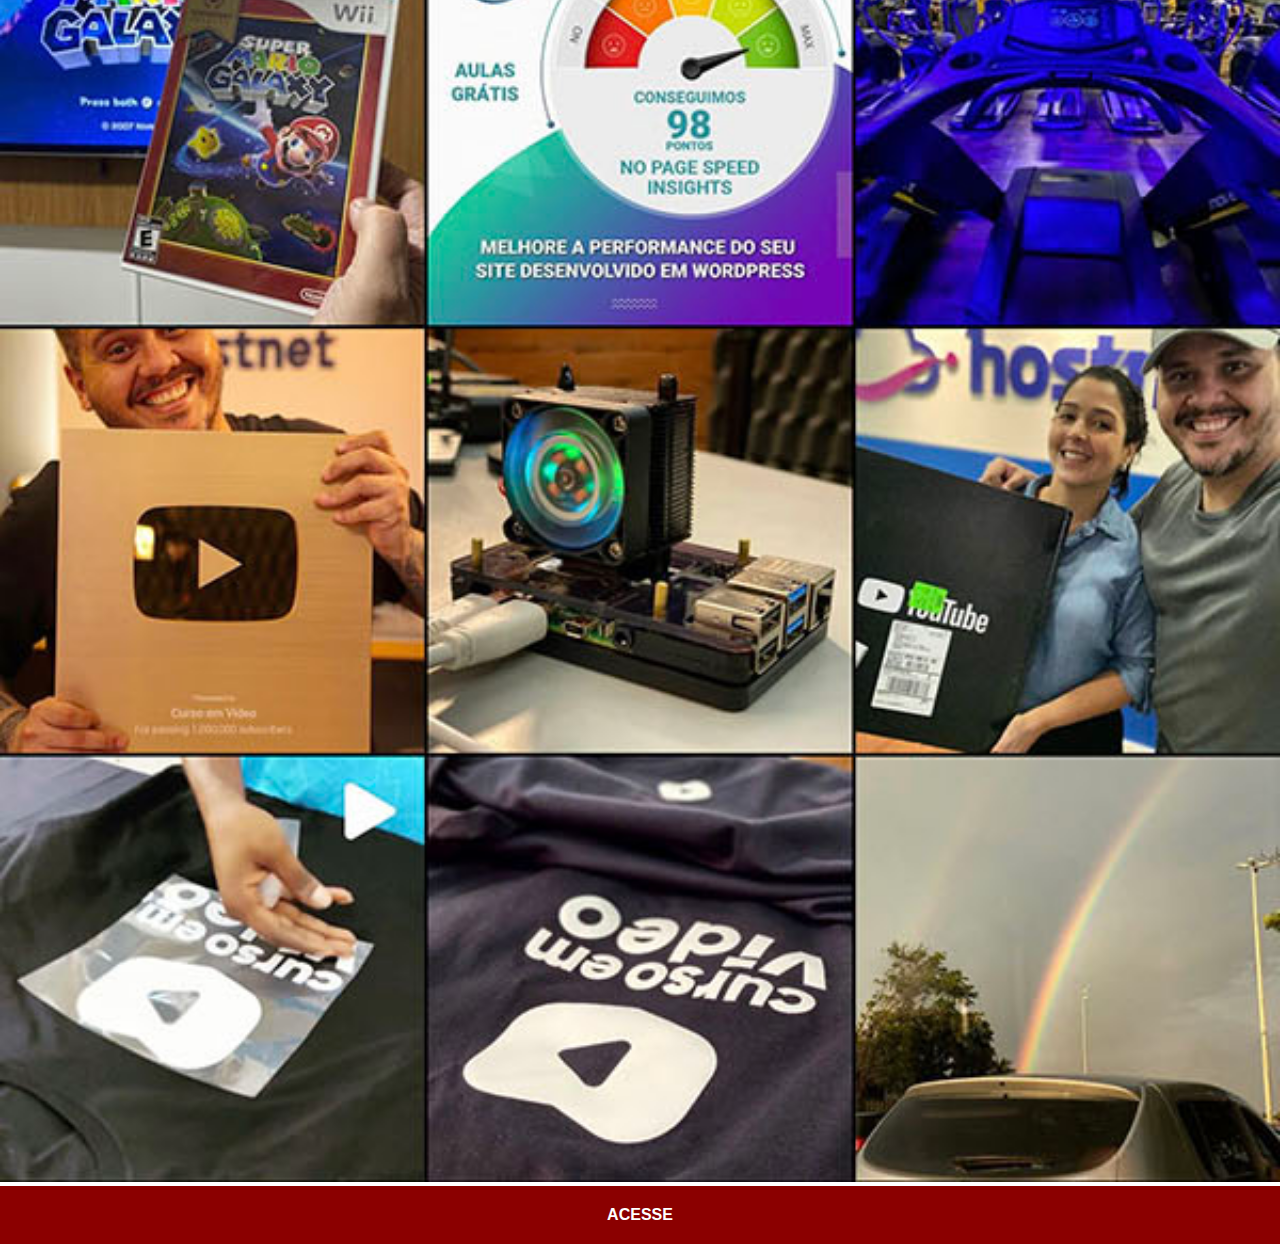
<file: instagram.html>
<!DOCTYPE html>
<html lang="pt-br">
<head>
    <meta charset="UTF-8">
    <meta http-equiv="X-UA-Compatible" content="IE=edge">
    <meta name="viewport" content="width=device-width, initial-scale=1.0">
    <title>Document</title>
    <link rel="stylesheet" href="estilos/social.css">
</head>
<body>
    <img src="imagens/tela-instagram.jpg" alt="tela-instagram">
    <a href="https://www.instagram.com/gustavoguanabara/" target="_blank">ACESSE</a>
</body>
</html>
</file>
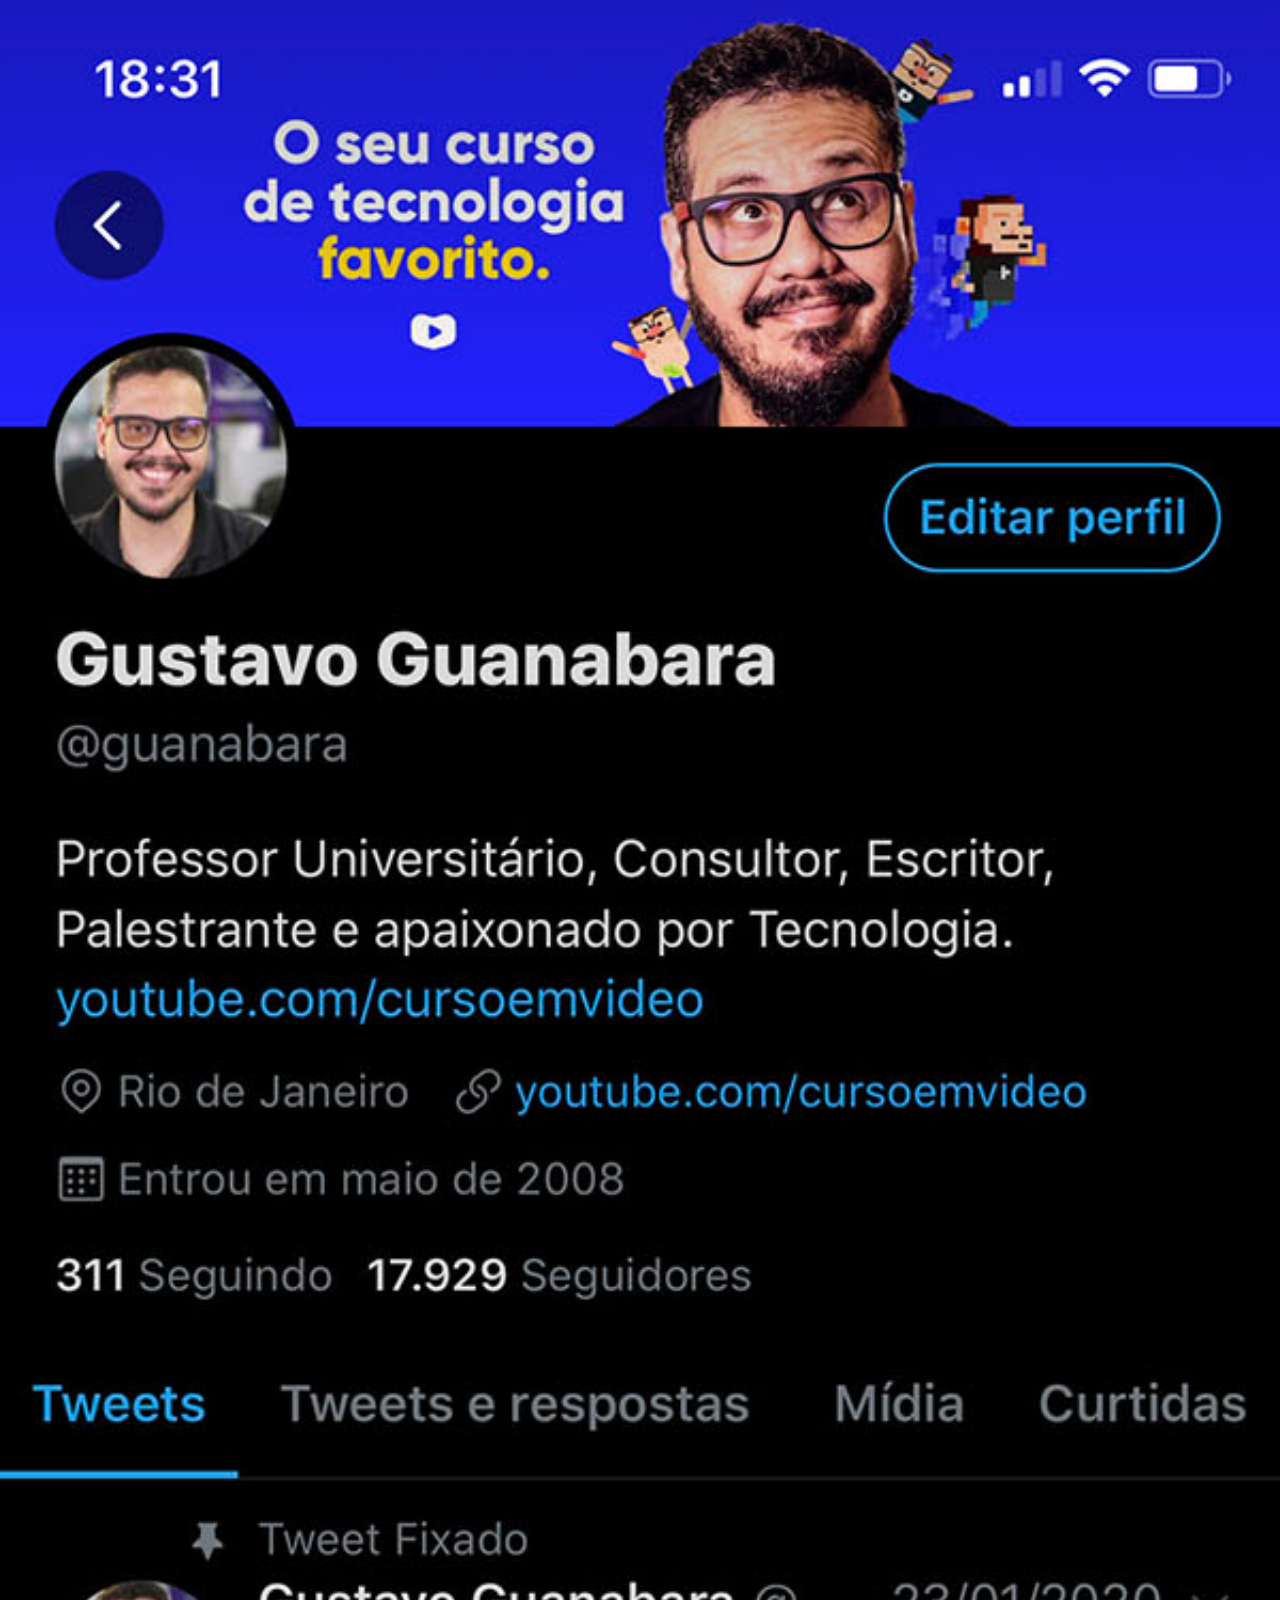
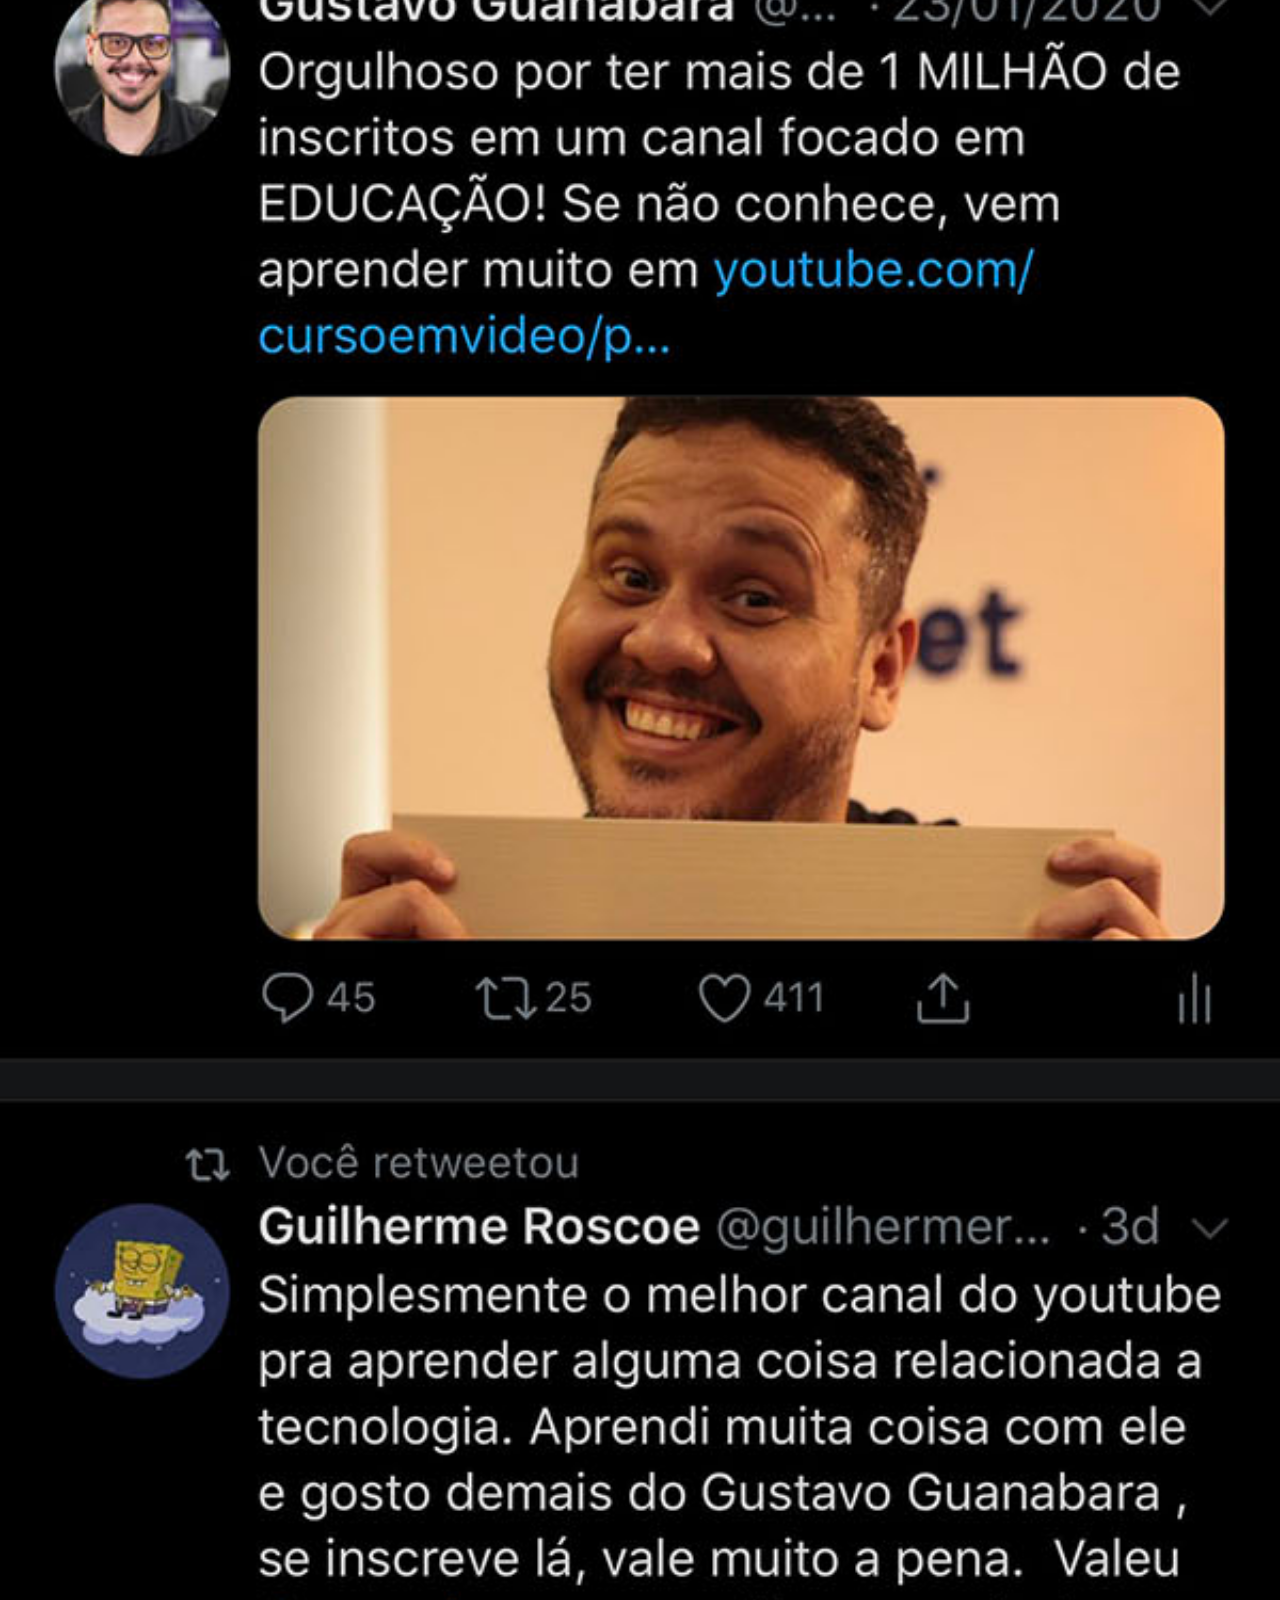
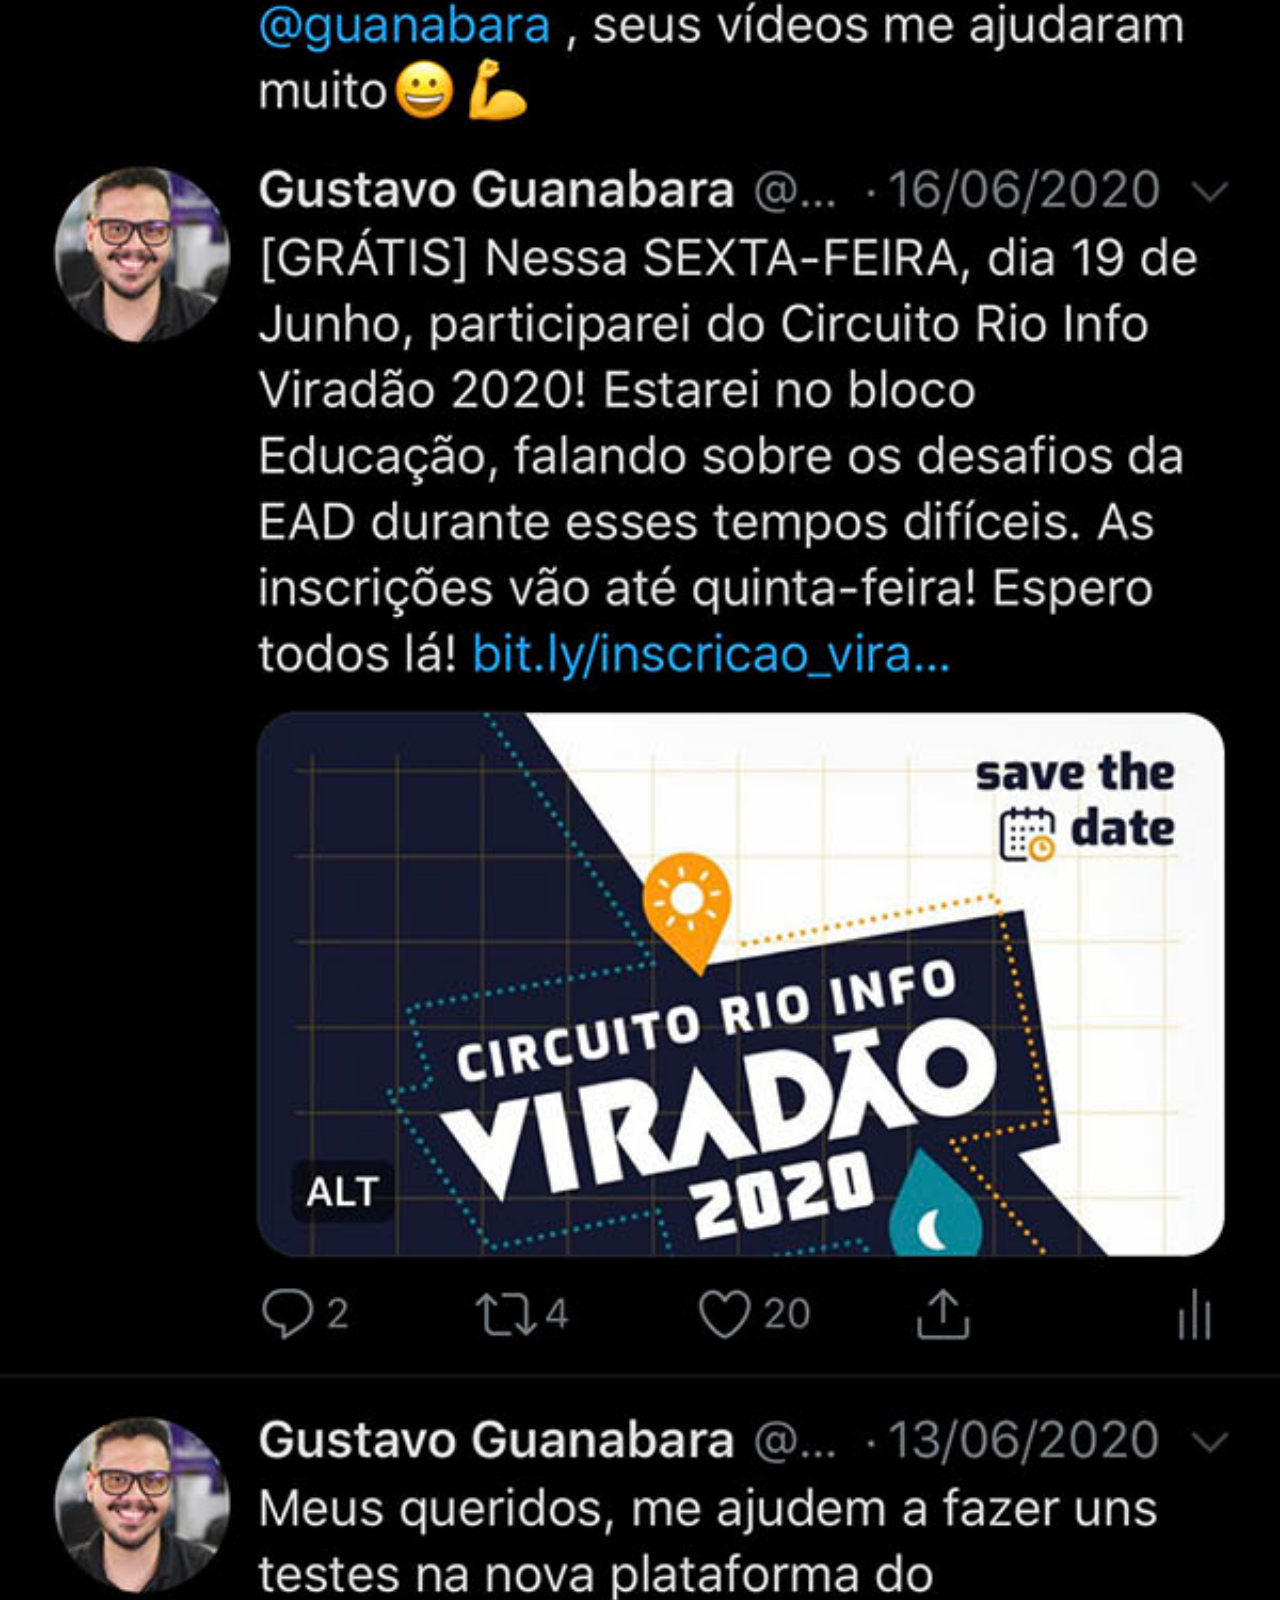
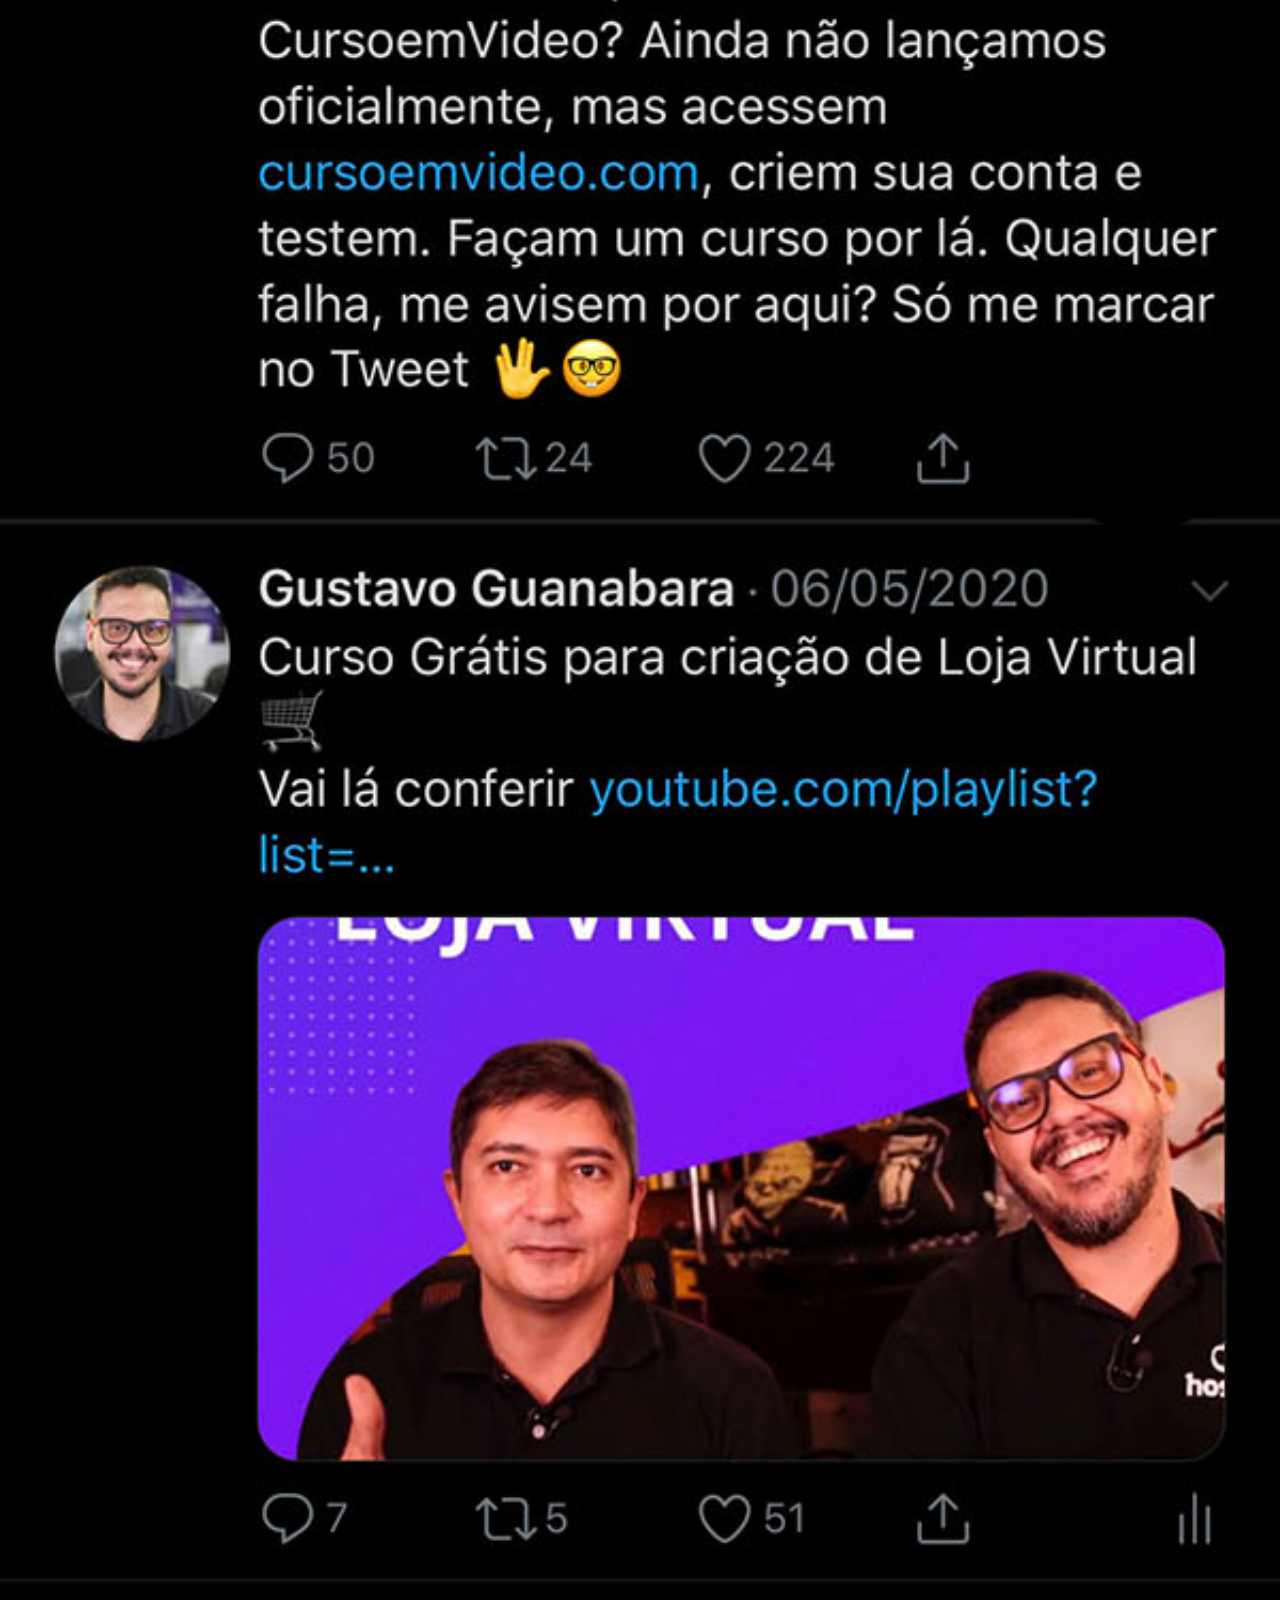
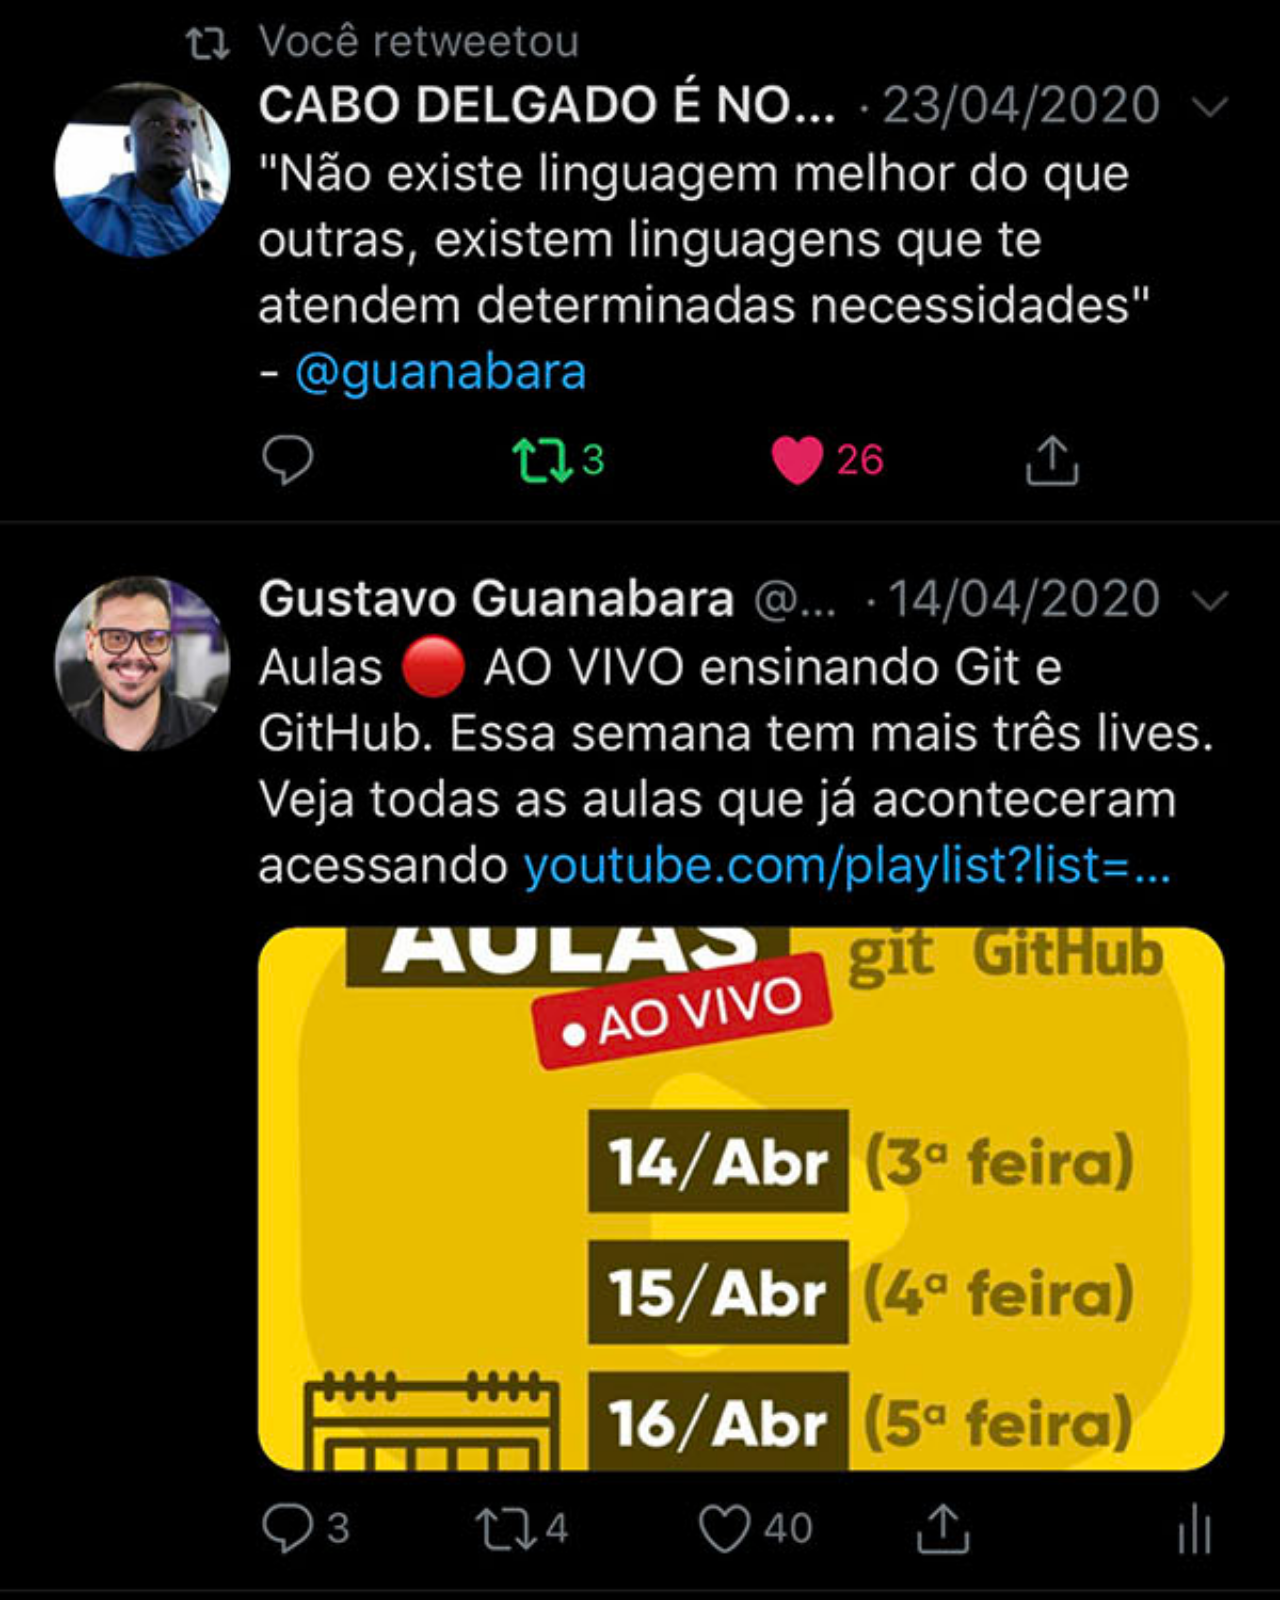
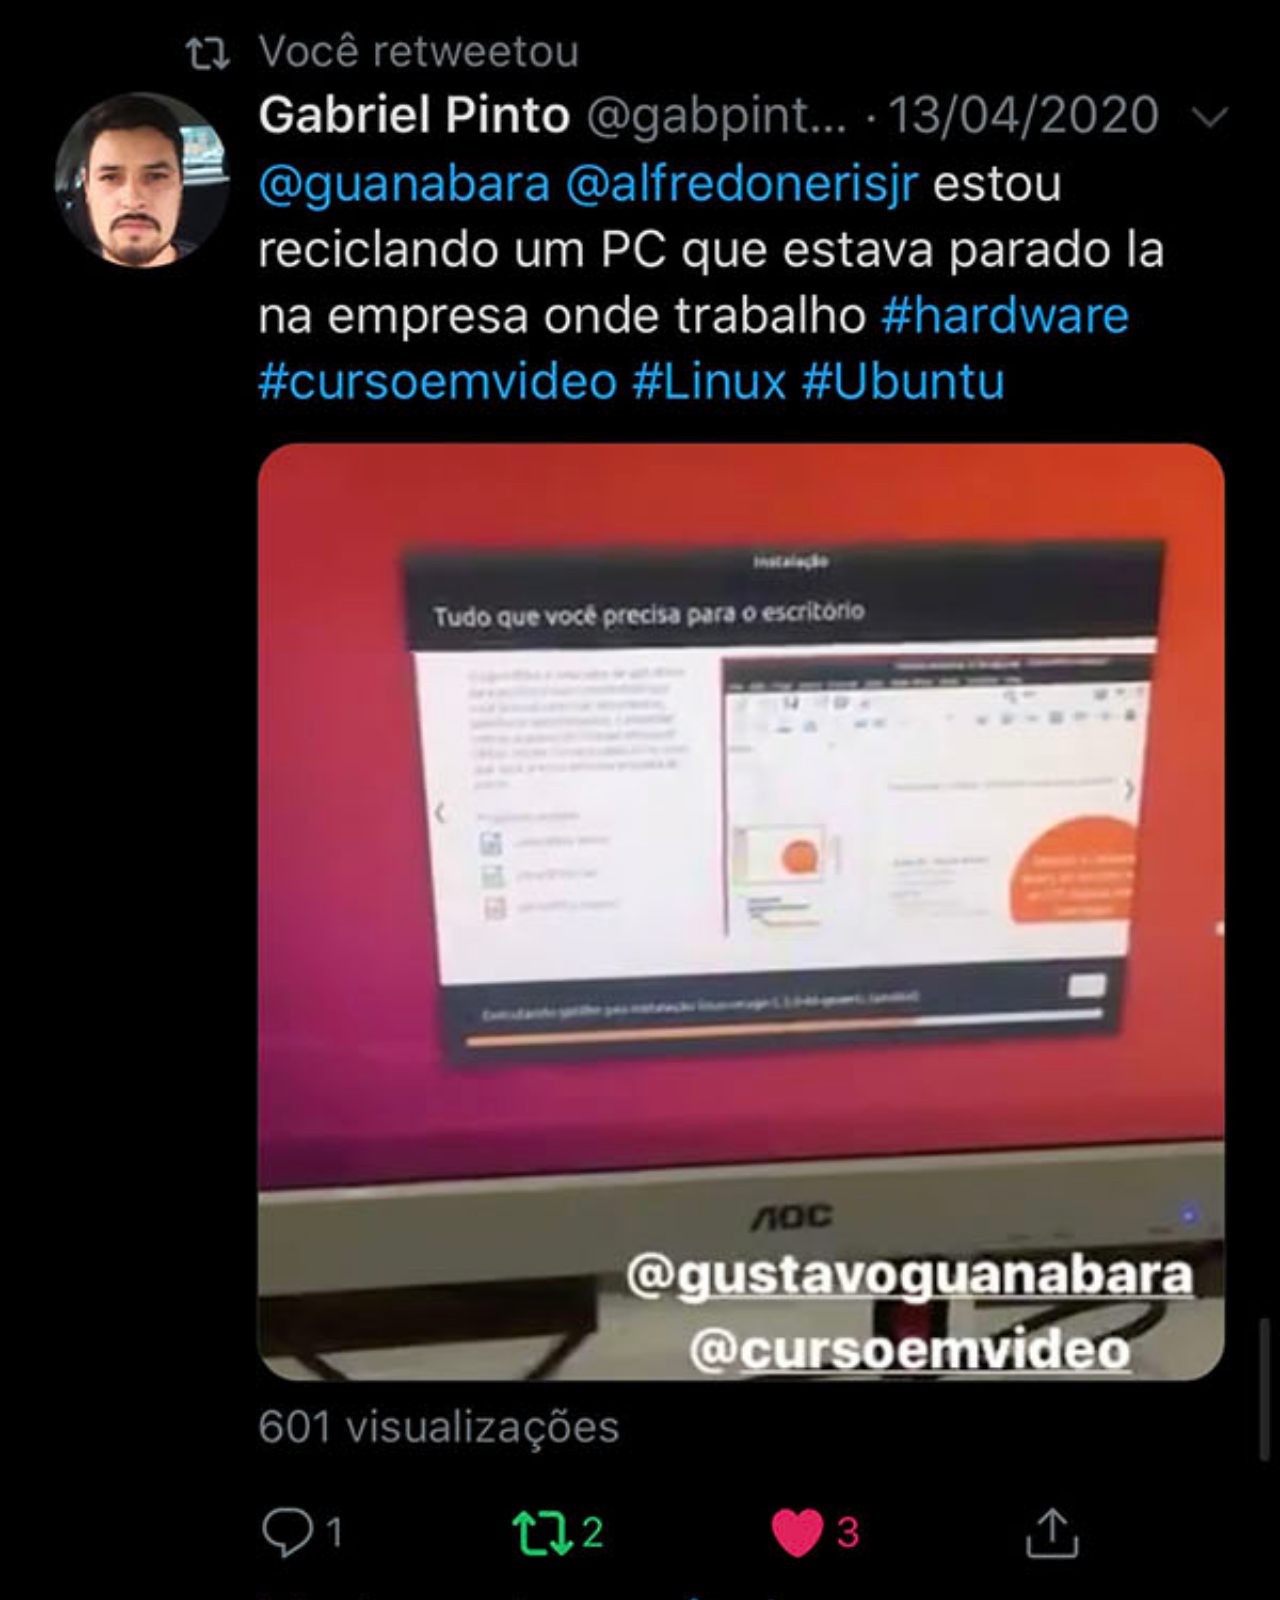
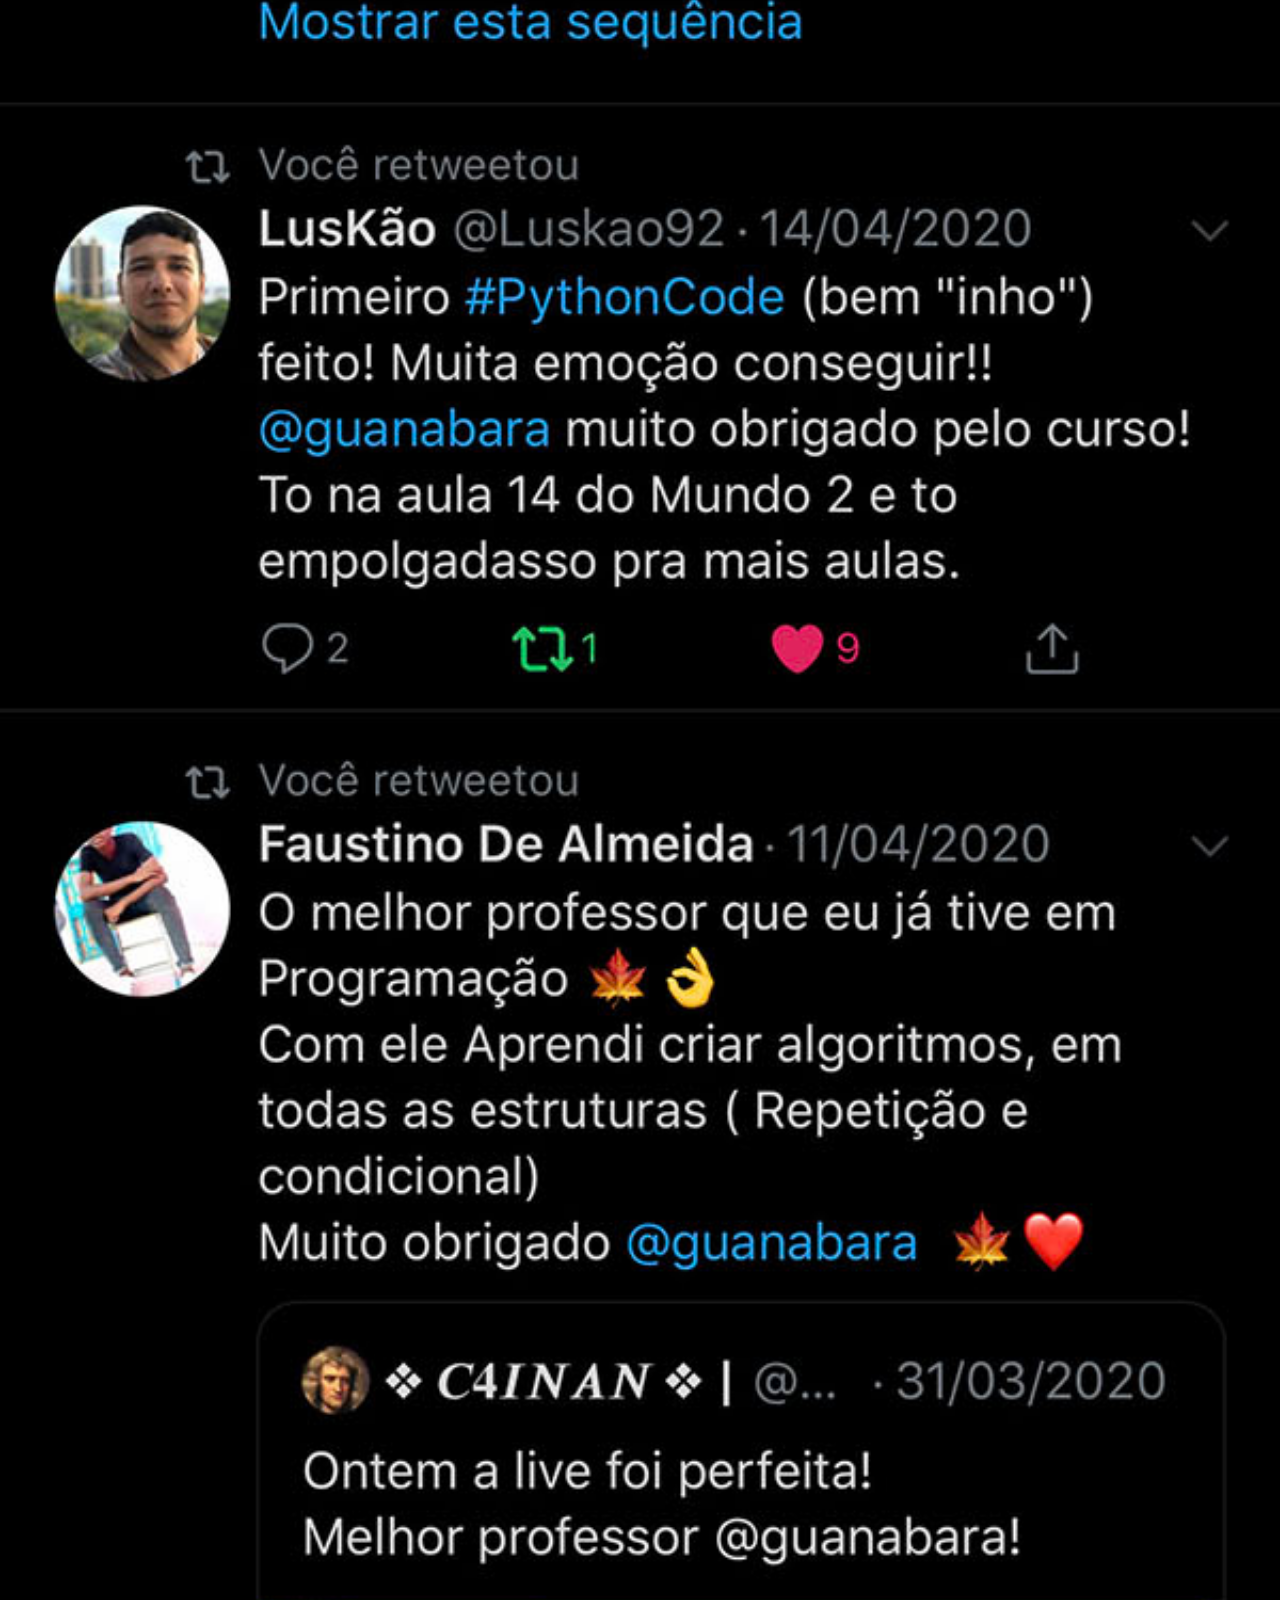
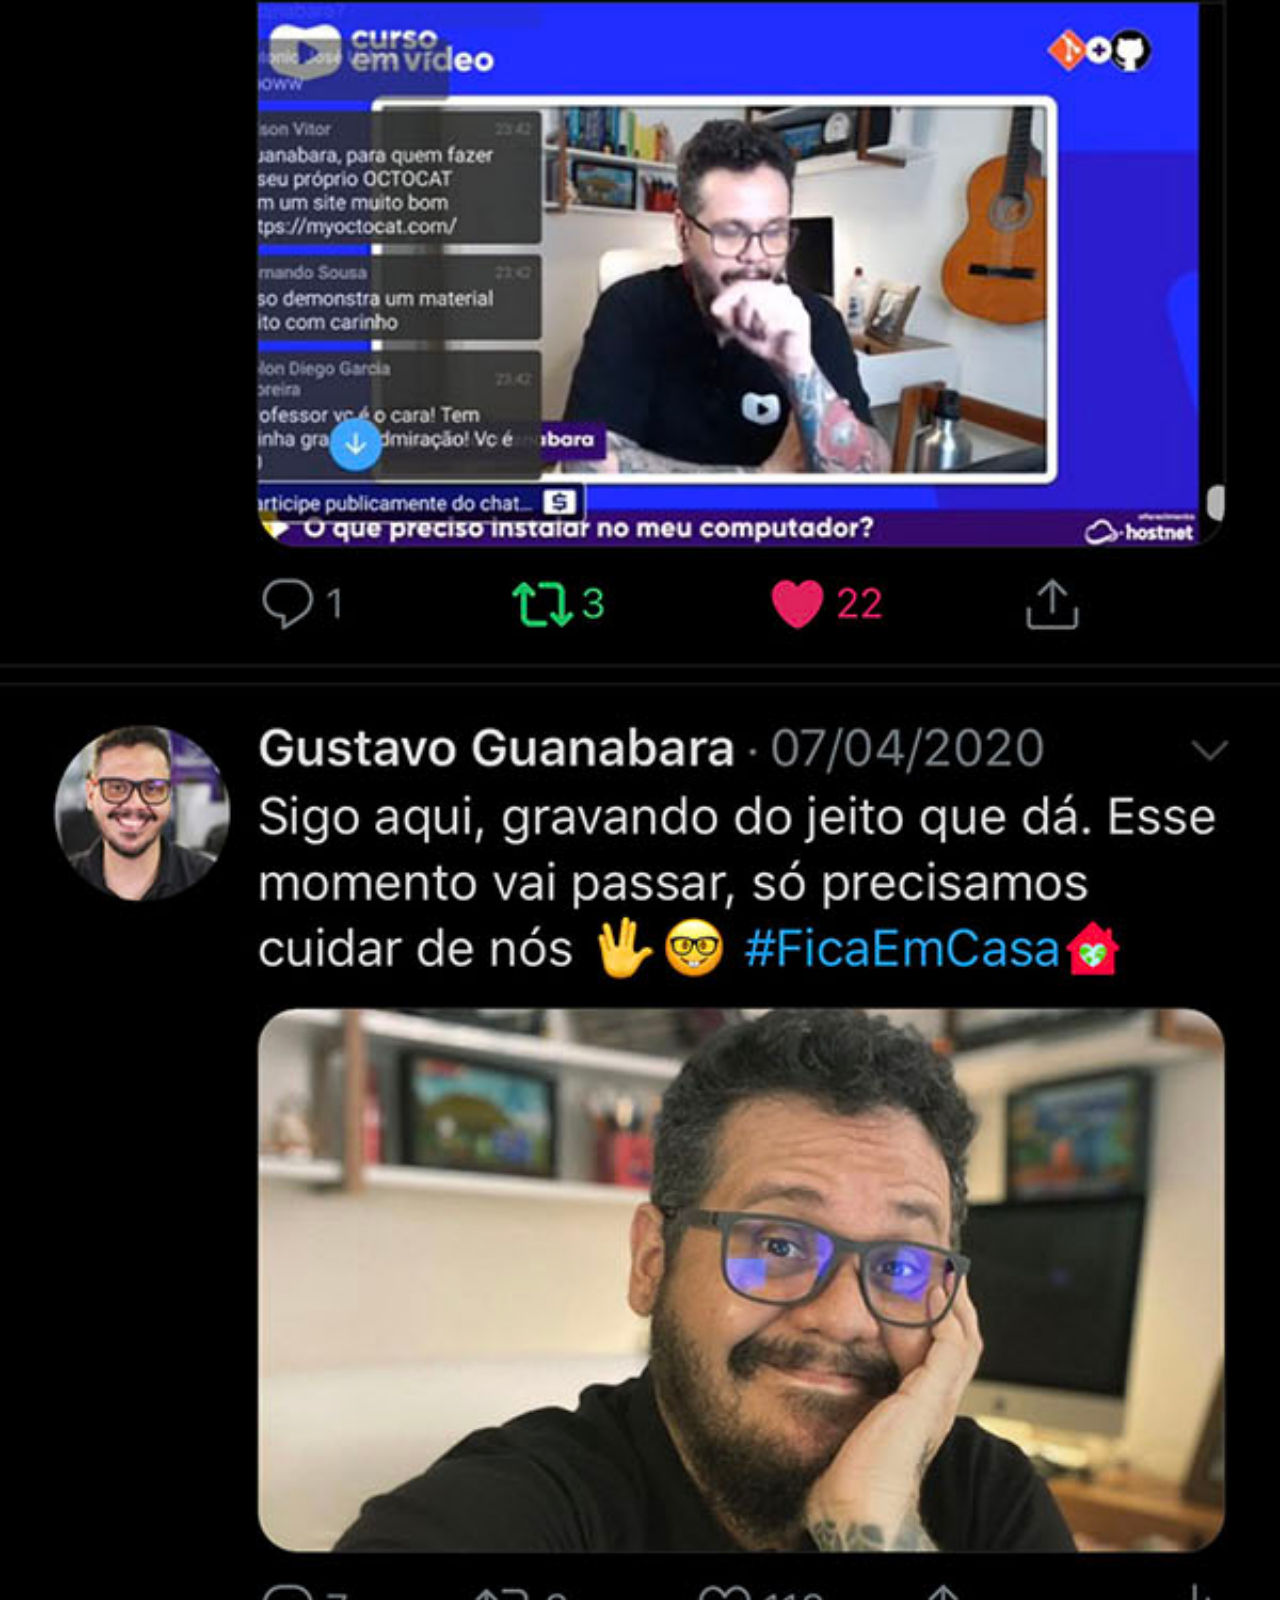
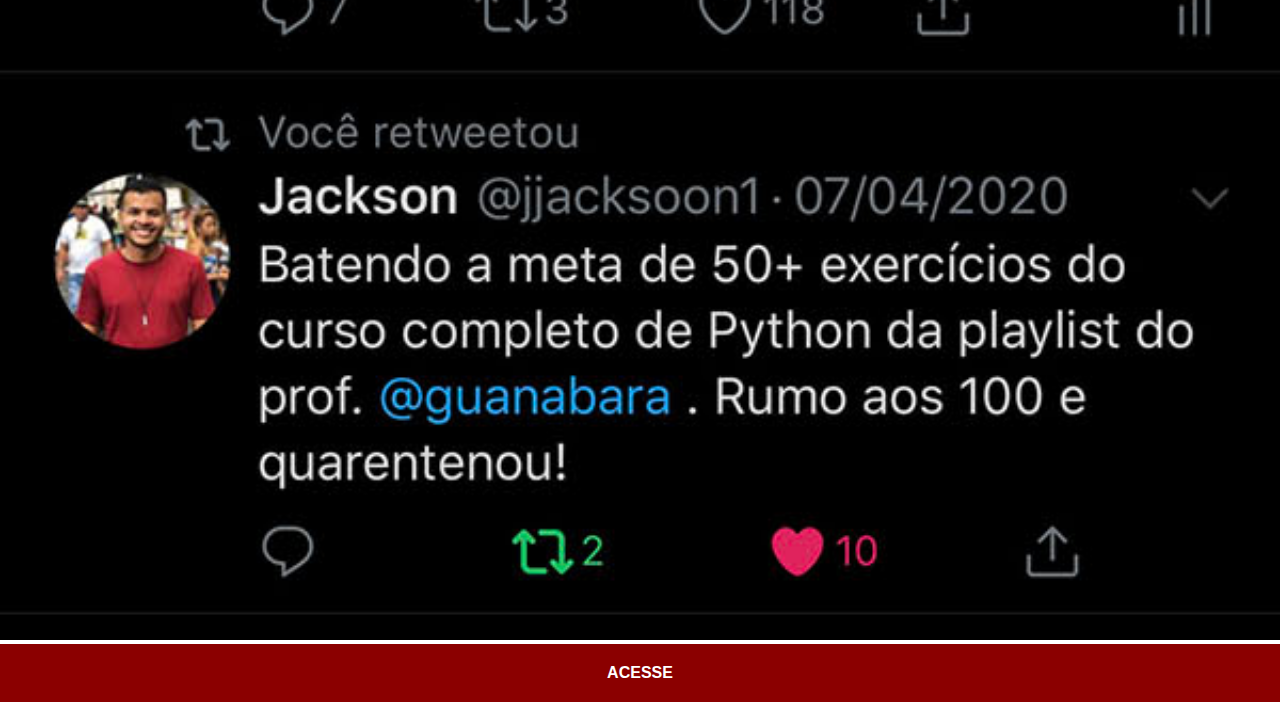
<file: twitter.html>
<!DOCTYPE html>
<html lang="pt-br">
<head>
    <meta charset="UTF-8">
    <meta http-equiv="X-UA-Compatible" content="IE=edge">
    <meta name="viewport" content="width=device-width, initial-scale=1.0">
    <title>Document</title>
    <link rel="stylesheet" href="estilos/social.css">
</head>
<body>
    <img src="imagens/tela-twitter.jpg" alt="tela-twitter">
    <a href="https://www.twitter.com/gustavoguanabara/" target="_blank">ACESSE</a>
</body>
</html>
</file>
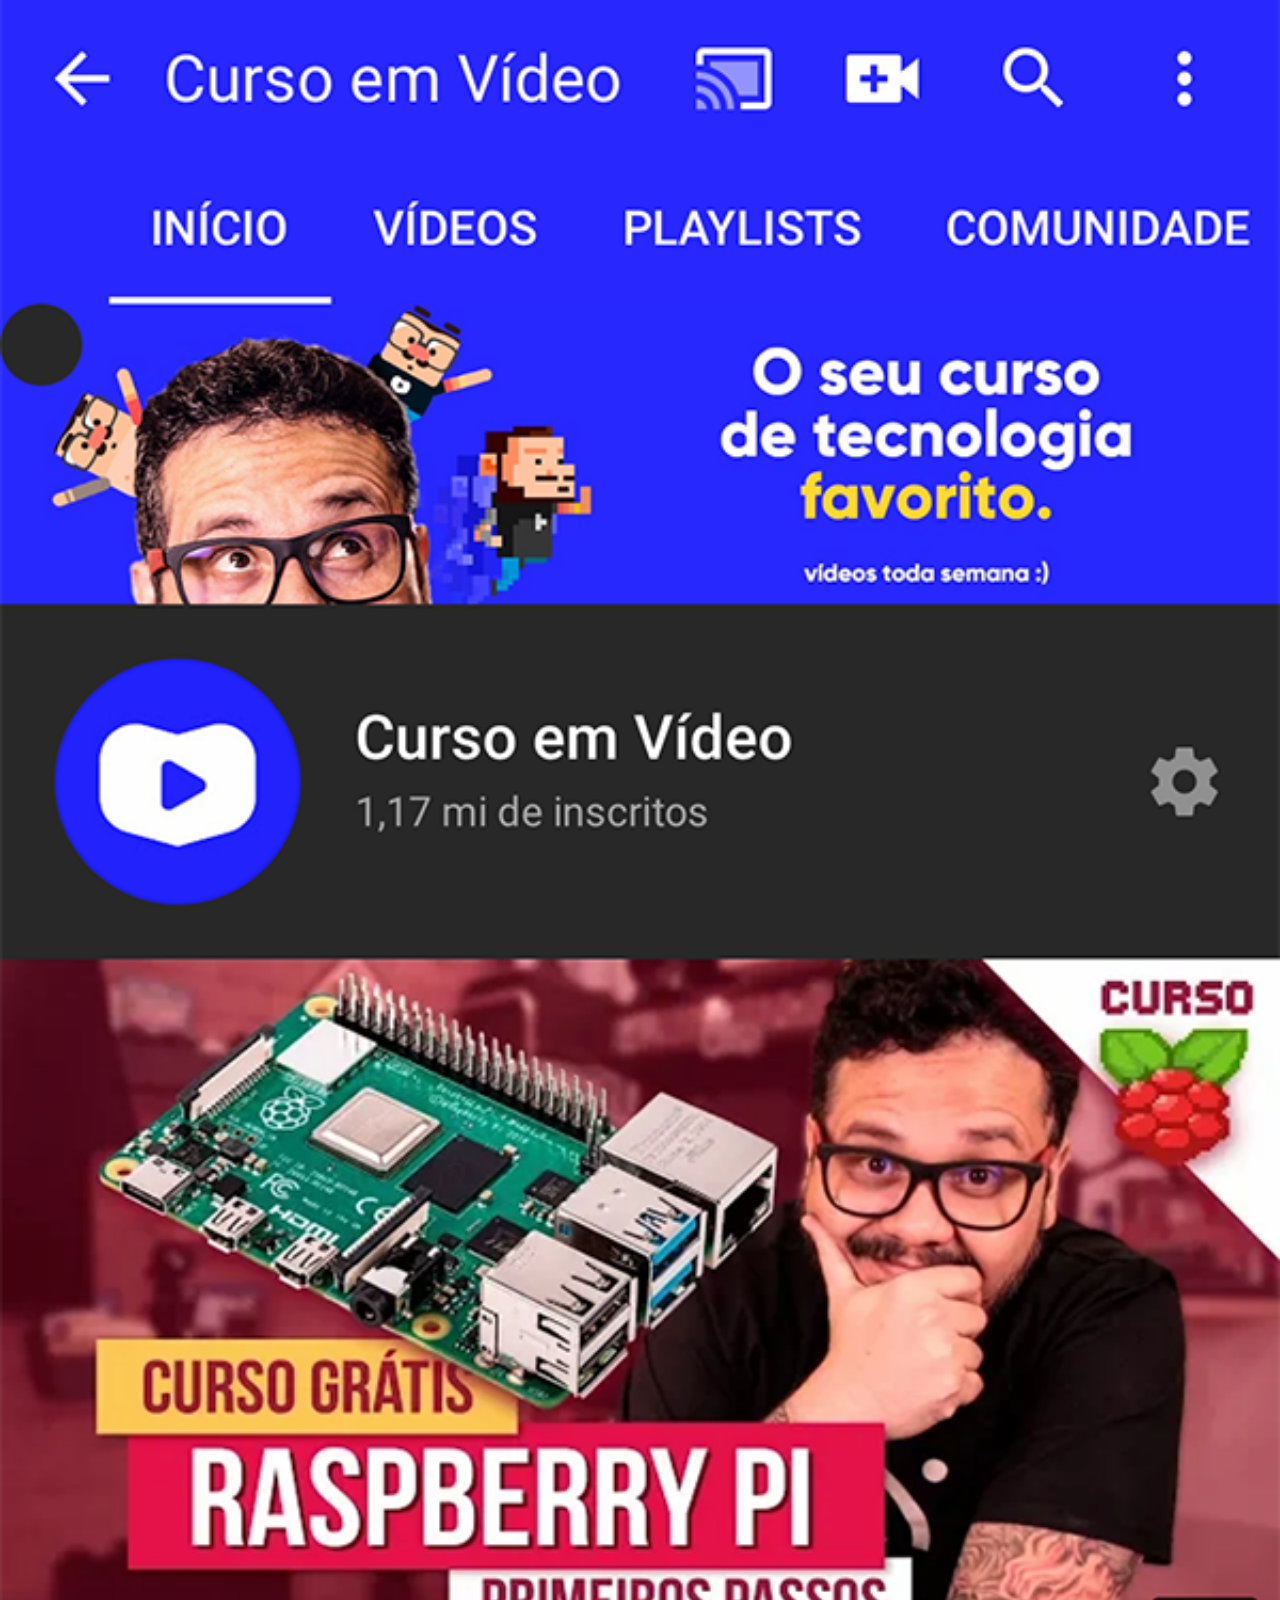
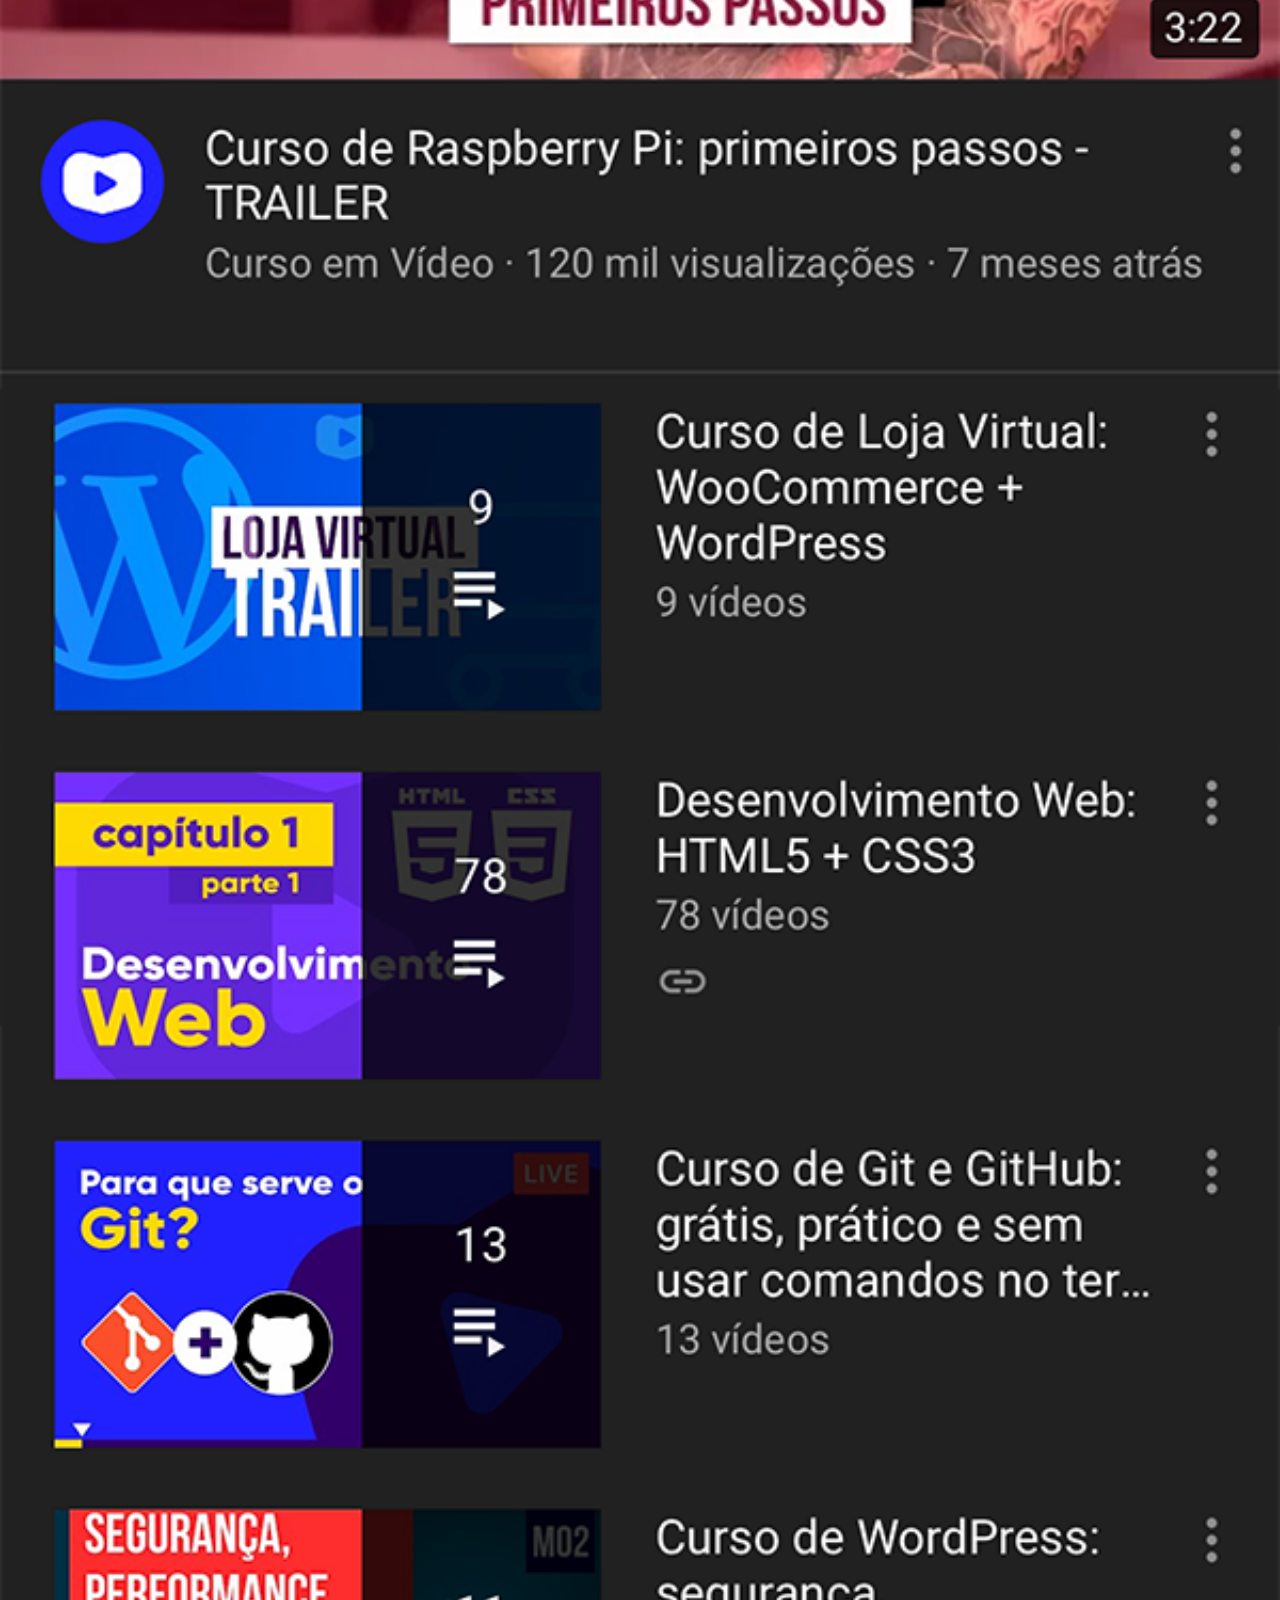
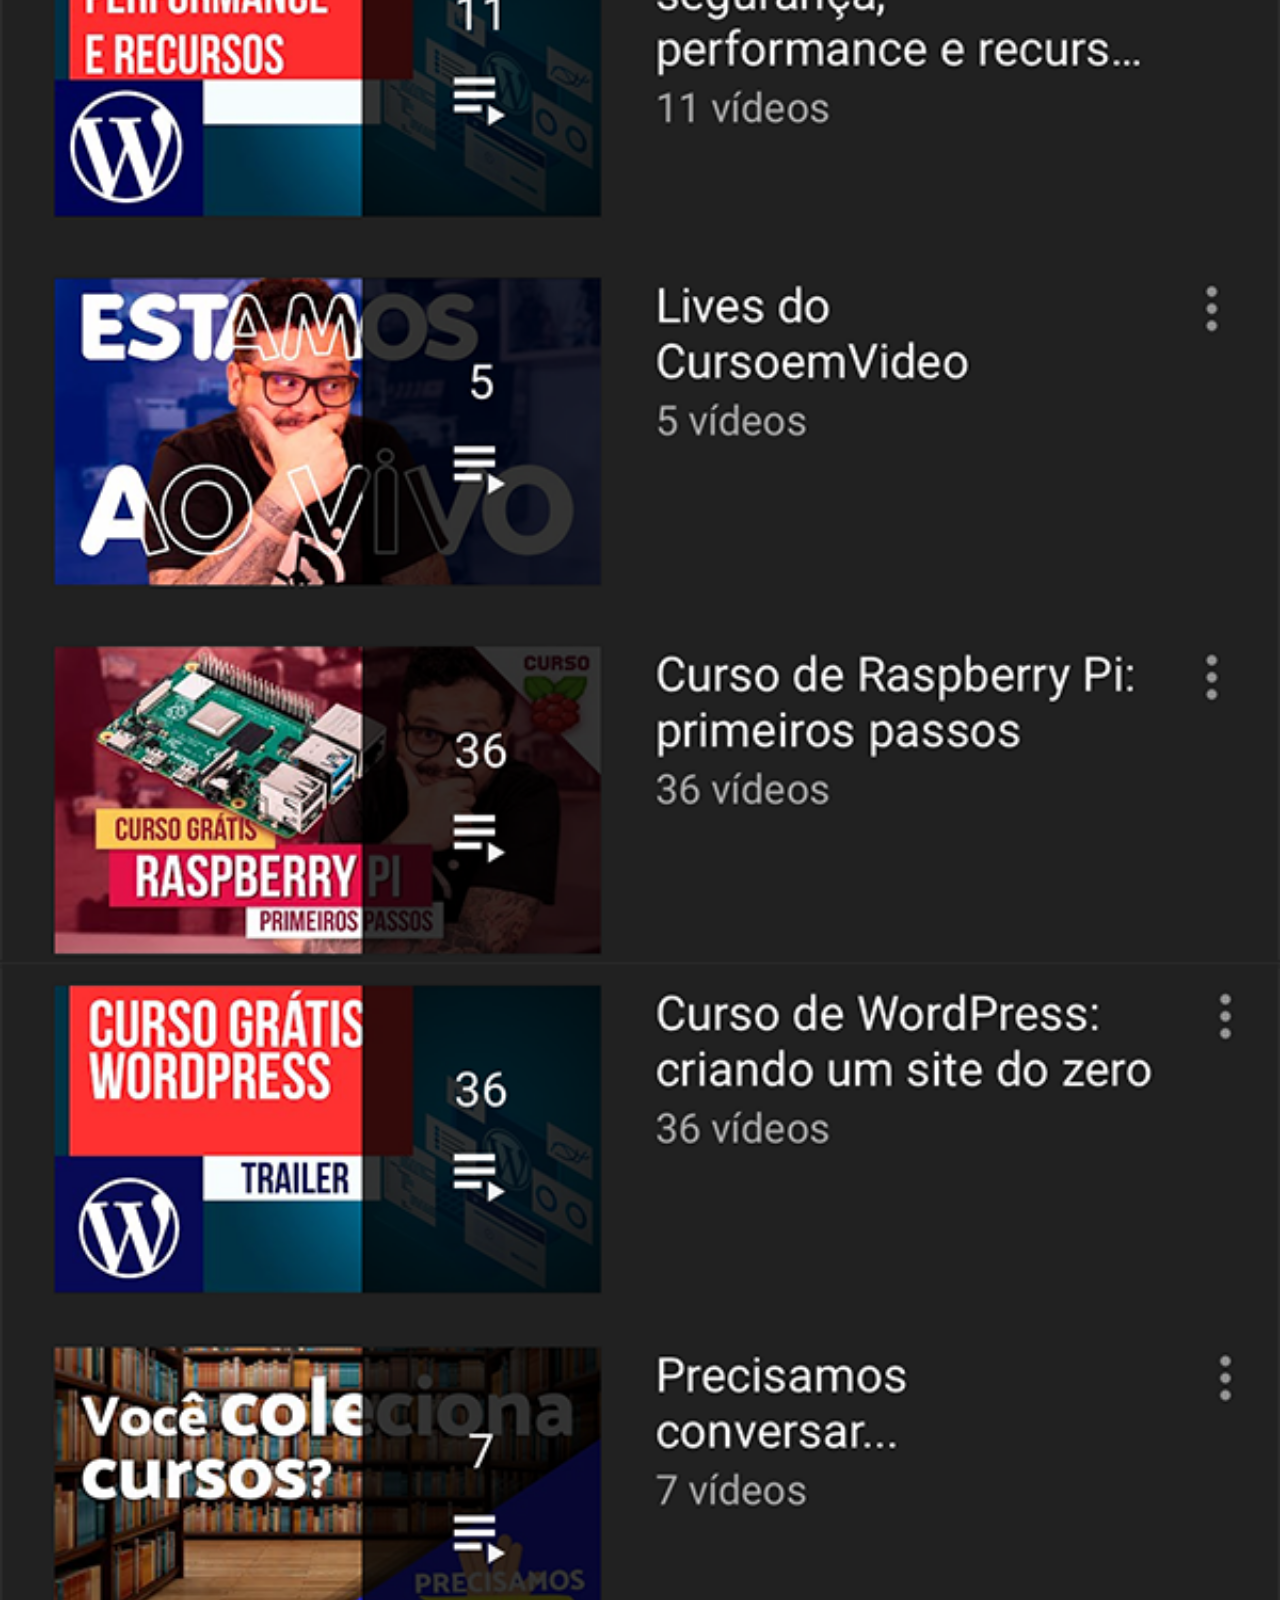
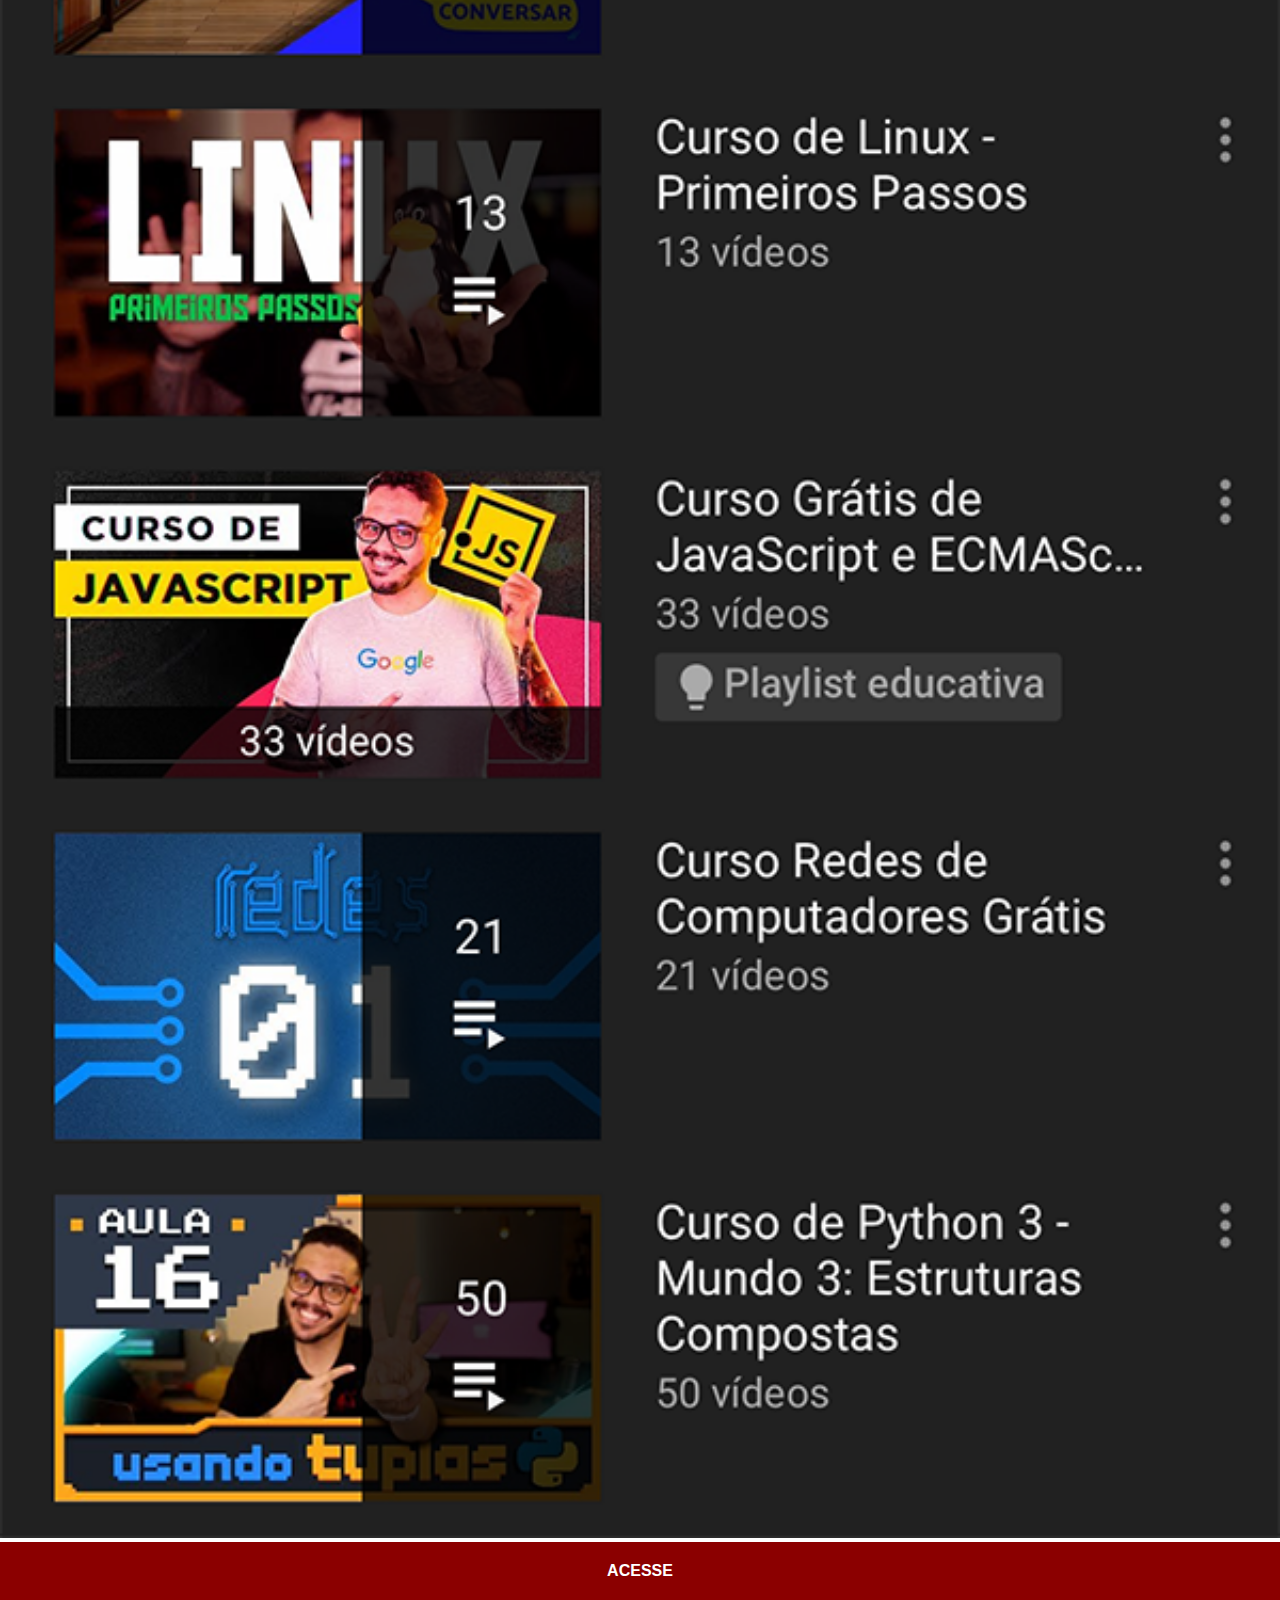
<file: youtube.html>
<!DOCTYPE html>
<html lang="pt-br">
<head>
    <meta charset="UTF-8">
    <meta http-equiv="X-UA-Compatible" content="IE=edge">
    <meta name="viewport" content="width=device-width, initial-scale=1.0">
    <title>Document</title>
    <link rel="stylesheet" href="estilos/social.css">
</head>
<body>
    <img src="imagens/tela-youtube.png" alt="tela-youtube">
    <a href="https://www.youtube.com/c/CursoemV%C3%ADdeo" target="_blank">ACESSE</a>
</body>
</html>
</file>
<file: estilos/style.css>
@charset "UTF-8";

* {
    padding: 0px;
    margin: 0px;
    font-family: Arial, Helvetica, sans-serif;
}

html, body {
    height: 100vh;
    width: 100vw;
    background-color: black;
}

body {
    background: url('../imagens/fundo-madeira.jpg') no-repeat top center;
    background-size: cover;
    background-attachment: fixed;
}

main {
    height: 100vh;
    position: relative;
}

section#telefone {
    height: 627px;
    width: 311px;
    position: absolute;
    top: 50%;
    left: 50%;
    transform: translate(-50%, -50%);
    background: url(../imagens/frame-iphone.png) no-repeat;
}

iframe#tela {
    position: relative;
    top: 80px;
    left: 22px;
    width: 267px;
    height: 471px;
}

section#redes-sociais {
    text-align: right;
}

section#redes-sociais img {
    border-radius: 50%;
    width: 50px;
    margin: 10px;
    box-shadow: 2px 2px 5px rgba(0, 0, 0, 0.404);
    box-sizing: border-box;
}

section#redes-sociais img:hover {
    border: 2px solid rgba(4, 0, 255, 0.212);
    transform: translate( -8px, 2px);
    box-shadow: 5px 5px 10px rgba(0, 0, 0, 0.603);
    transition: transform 0.35s, border 1s;
}
</file>
<file: estilos/social.css>
* {
            margin: 0px;
            padding: 0px;
            font-family: Arial, Helvetica, sans-serif;
        }

        ::-webkit-scrollbar{
            width: 0px;
            height: 0px;
        }

        img {
            width: 100vw;
        }

        a {
            display: block;
            background-color: darkred;
            padding: 20px;
            text-align: center;
            font-weight: bolder;
            text-decoration: none;
            color: white;
        }

        a:hover {
            background-color: red;
            text-decoration: underline;
        }
</file>
